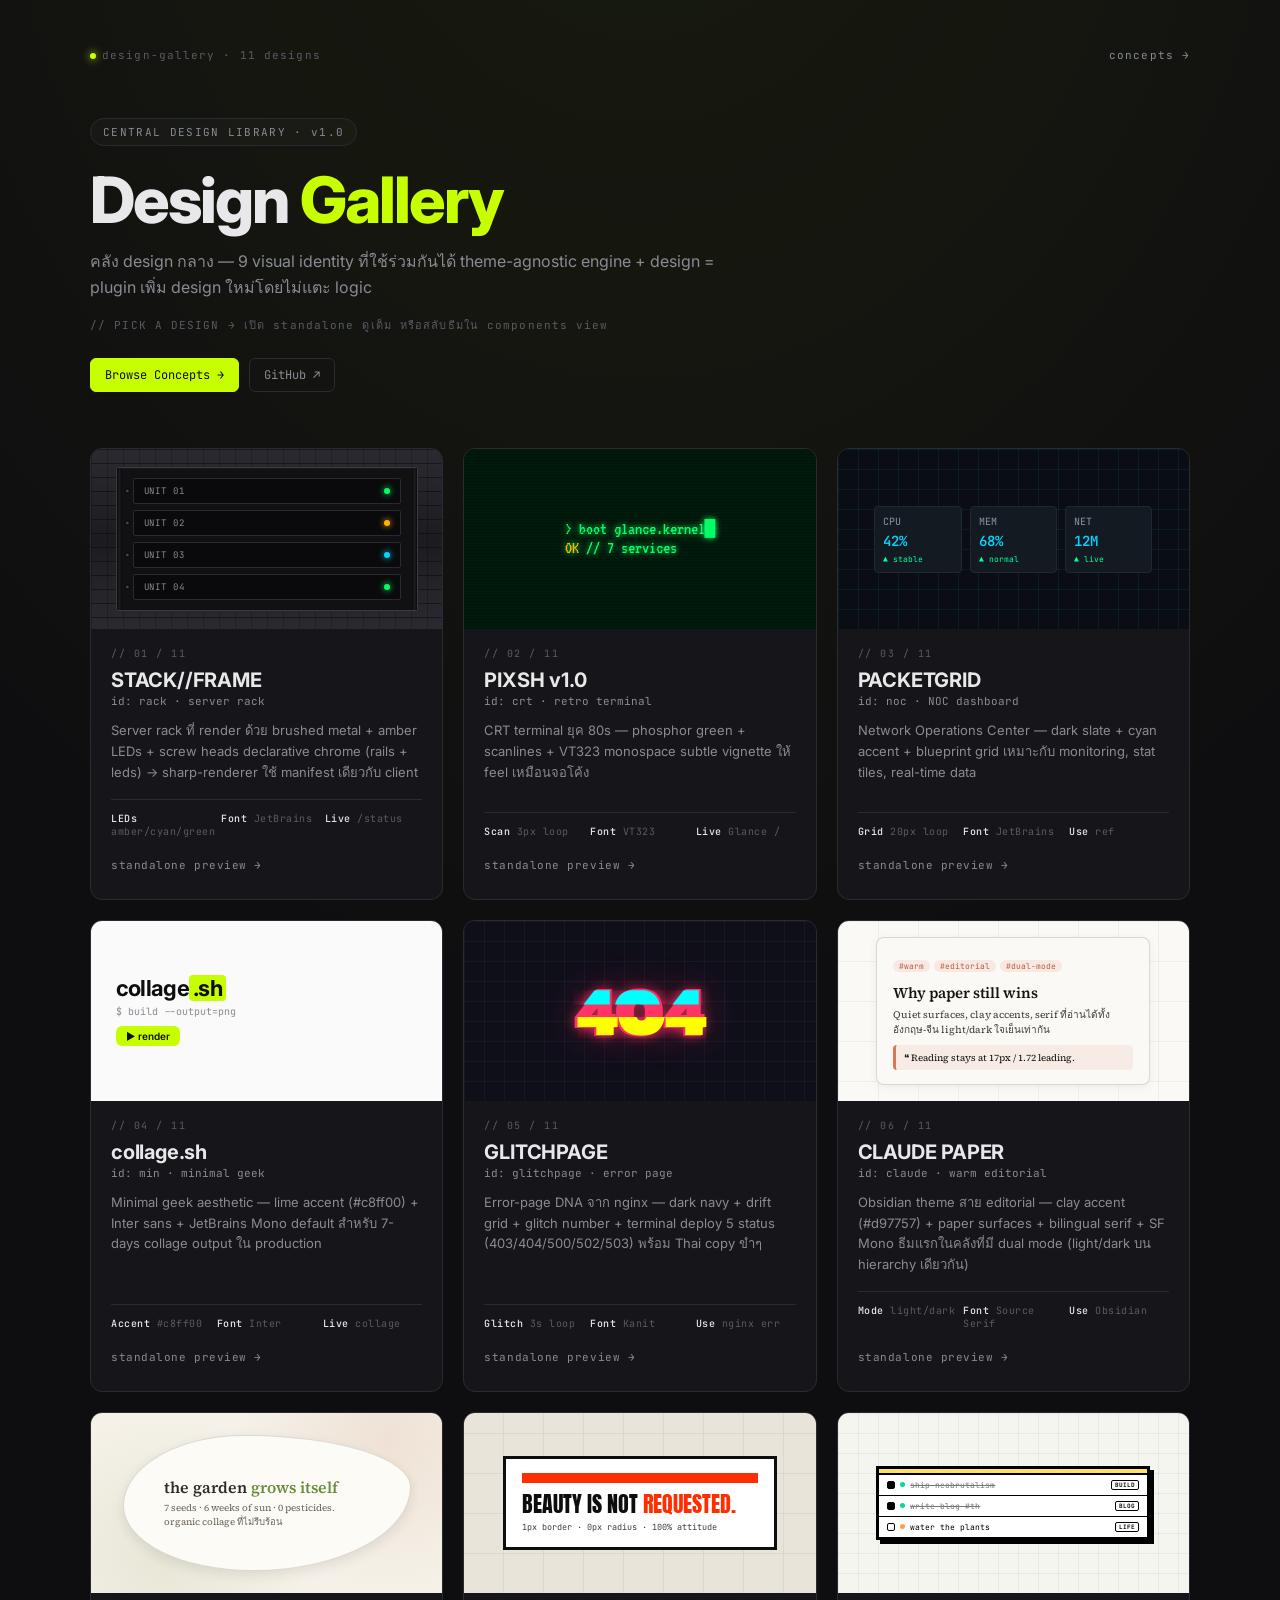
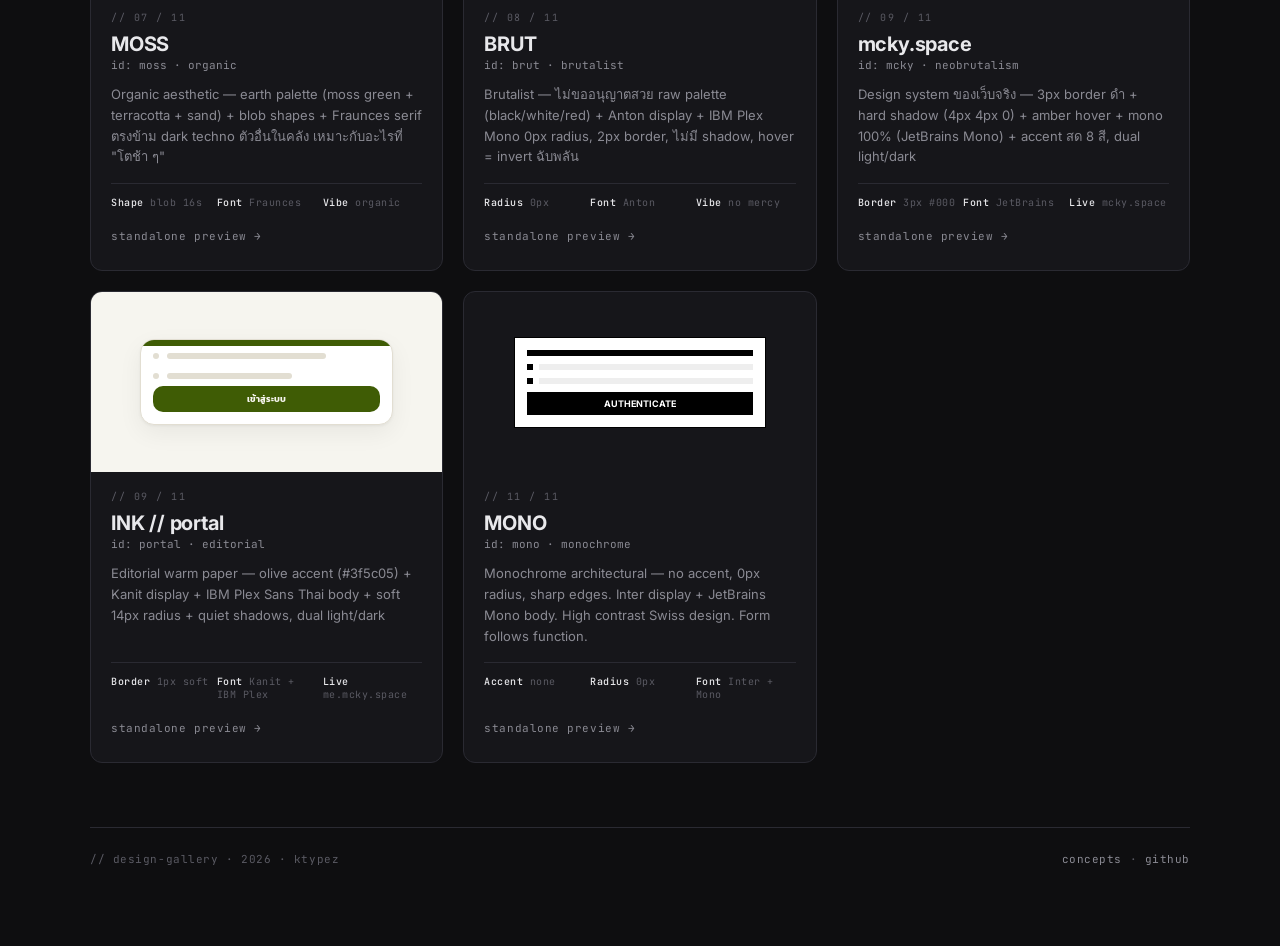
<file: index.html>
<!DOCTYPE html>
<html lang="th" data-theme="min">
<head>
  <meta charset="UTF-8">
  <meta name="viewport" content="width=device-width, initial-scale=1.0">
  <title>Design Gallery — 8 Visual Identities</title>
  <link rel="icon" type="image/svg+xml" href="/favicons/lab.svg">
  <link rel="preconnect" href="https://fonts.googleapis.com">
  <link rel="preconnect" href="https://fonts.gstatic.com" crossorigin>
  <link href="https://fonts.googleapis.com/css2?family=Inter:wght@300;400;500;600;700;800&family=JetBrains+Mono:wght@400;500;600;700&family=Kanit:wght@700;900&family=Sarabun:wght@400;700&family=VT323&family=Source+Serif+4:ital,opsz,wght@0,8..60,300;0,8..60,400;0,8..60,500;0,8..60,600;0,8..60,700;1,8..60,400&family=Fraunces:ital,opsz,wght@0,9..144,300;0,9..144,400;0,9..144,500;0,9..144,600;0,9..144,700;1,9..144,400&family=Anton&family=IBM+Plex+Mono:wght@400;500;600;700&display=swap" rel="stylesheet">
  <style>
    *, *::before, *::after { box-sizing: border-box; margin: 0; padding: 0; }

    :root {
      --page-bg: #0e0e10;
      --page-fg: #e8e8eb;
      --page-fg-muted: #8a8a93;
      --page-fg-dim: #5a5a63;
      --page-border: #2a2a32;
      --page-surface: #16161a;
      --page-accent: #c8ff00;
      --font-sans: 'Inter', -apple-system, system-ui, sans-serif;
      --font-mono: 'JetBrains Mono', ui-monospace, monospace;
    }

    html { background: var(--page-bg); }
    body {
      font-family: var(--font-sans);
      color: var(--page-fg);
      background:
        radial-gradient(ellipse 80% 50% at 50% -10%, rgba(200,255,0,0.06), transparent),
        var(--page-bg);
      min-height: 100vh;
      padding: 48px 20px 80px;
      -webkit-font-smoothing: antialiased;
    }

    .wrap { max-width: 1100px; margin: 0 auto; }

    /* ============== topbar ============== */
    .topbar {
      display: flex; justify-content: space-between; align-items: center;
      font-family: var(--font-mono); font-size: 11px;
      color: var(--page-fg-dim); letter-spacing: 0.1em;
      margin-bottom: 56px;
    }
    .topbar a { color: var(--page-fg-muted); text-decoration: none; }
    .topbar a:hover { color: var(--page-accent); }
    .topbar .dot { display: inline-block; width: 6px; height: 6px; border-radius: 50%; background: var(--page-accent); box-shadow: 0 0 8px var(--page-accent); margin-right: 6px; vertical-align: middle; }

    /* ============== hero ============== */
    .hero { text-align: left; margin-bottom: 56px; }
    .hero .badge {
      display: inline-block; font-family: var(--font-mono); font-size: 11px;
      color: var(--page-fg-muted); letter-spacing: 0.12em;
      padding: 6px 12px; border: 1px solid var(--page-border);
      border-radius: 999px; margin-bottom: 20px;
      background: rgba(255,255,255,0.02);
    }
    .hero h1 {
      font-size: clamp(40px, 6vw, 64px); font-weight: 800;
      letter-spacing: -0.03em; line-height: 1.05; margin-bottom: 16px;
    }
    .hero h1 .accent { color: var(--page-accent); }
    .hero p {
      color: var(--page-fg-muted); font-size: 16px; line-height: 1.6;
      max-width: 640px; margin-bottom: 16px;
    }
    .hero .meta {
      font-family: var(--font-mono); font-size: 11px;
      color: var(--page-fg-dim); letter-spacing: 0.1em;
    }
    .hero .links { margin-top: 24px; display: flex; gap: 10px; flex-wrap: wrap; }
    .hero .links a {
      font-family: var(--font-mono); font-size: 12px;
      padding: 8px 14px; border: 1px solid var(--page-border);
      border-radius: 6px; color: var(--page-fg-muted);
      text-decoration: none; transition: all 0.2s;
    }
    .hero .links a:hover { border-color: var(--page-accent); color: var(--page-fg); }
    .hero .links a.primary { background: var(--page-accent); color: #0e0e10; border-color: var(--page-accent); }
    .hero .links a.primary:hover { filter: brightness(1.07); }

    /* ============== grid ============== */
    .grid {
      display: grid; gap: 20px;
      grid-template-columns: repeat(auto-fit, minmax(320px, 1fr));
    }
    .card {
      border: 1px solid var(--page-border); border-radius: 12px;
      background: var(--page-surface);
      overflow: hidden; display: flex; flex-direction: column;
      transition: all 0.3s cubic-bezier(0.22,1,0.36,1);
    }
    .card:hover { transform: translateY(-2px); border-color: var(--page-fg-dim); }

    /* card preview — each shows a mini mockup of the theme */
    .preview {
      height: 180px; position: relative; overflow: hidden;
      display: flex; align-items: center; justify-content: center;
    }

    /* preview: RACK — brushed metal + LEDs */
    .card[data-id="rack"] .preview {
      background: linear-gradient(180deg, #2a2a30, #1c1c20, #2a2a30);
    }
    .card[data-id="rack"] .preview::before {
      content: ''; position: absolute; inset: 0;
      background-image:
        linear-gradient(rgba(0,0,0,0.4) 1px, transparent 1px),
        linear-gradient(90deg, rgba(0,0,0,0.2) 1px, transparent 1px);
      background-size: 100% 14px, 16px 100%;
    }
    .rack-mock {
      position: relative; z-index: 1;
      width: 86%; height: 80%;
      border: 1px solid #3a3a42; border-radius: 2px;
      background: #111114;
      display: flex; flex-direction: column; gap: 6px;
      padding: 10px 16px;
      box-shadow: inset 0 1px 0 rgba(255,255,255,0.04);
    }
    /* rails + screws 2 ข้าง */
    .rack-mock::before, .rack-mock::after {
      content: ''; position: absolute; top: 0; bottom: 0; width: 5px;
      background-image:
        linear-gradient(90deg, #0a0a0c, #1c1c20, #0a0a0c),
        radial-gradient(circle, #5a5a63 1px, transparent 1.6px);
      background-size: 100% 100%, 100% 14px;
      background-position: 0 0, 0 5px;
    }
    .rack-mock::before { left: 0; }
    .rack-mock::after { right: 0; }
    .rack-unit {
      flex: 1; background: #0a0a0c;
      border: 1px solid #2a2a32; border-radius: 2px;
      display: flex; align-items: center; justify-content: space-between;
      padding: 0 10px; font-family: 'JetBrains Mono', monospace;
      font-size: 9px; color: #8a8a93; letter-spacing: 0.1em;
      position: relative;
    }
    /* screw หัวหน่วย */
    .rack-unit::before {
      content: ''; position: absolute; left: -8px; top: 50%; transform: translateY(-50%);
      width: 3px; height: 3px; border-radius: 50%;
      background: radial-gradient(circle at 30% 30%, #5a5a63, #1a1a20);
      box-shadow: 0 0 0 1px #0a0a0c;
    }
    .rack-unit::after {
      content: ''; width: 6px; height: 6px; border-radius: 50%;
      background: #00ff66; box-shadow: 0 0 6px #00ff66;
    }
    .rack-unit:nth-child(2)::after { background: #ffb000; box-shadow: 0 0 6px #ffb000; }
    .rack-unit:nth-child(3)::after { background: #00d4ff; box-shadow: 0 0 6px #00d4ff; }

    /* preview: CRT — phosphor green + scanlines */
    .card[data-id="crt"] .preview {
      background: #001a0c;
    }
    .card[data-id="crt"] .preview::after {
      content: ''; position: absolute; inset: 0;
      background: repeating-linear-gradient(0deg,
        rgba(0,0,0,0.25) 0px, rgba(0,0,0,0.25) 1px, transparent 1px, transparent 3px);
      mix-blend-mode: multiply; pointer-events: none;
    }
    .crt-mock {
      position: relative; z-index: 1;
      font-family: 'VT323', monospace;
      color: #00ff66; text-shadow: 0 0 6px #00ff66;
      text-align: left; line-height: 1.1;
      font-size: 18px; padding: 0 14px;
    }
    .crt-mock .blink { animation: crt-blink 1s infinite; }
    @keyframes crt-blink { 0%, 100% { opacity: 1; } 50% { opacity: 0; } }

    /* preview: NOC — cyan + grid */
    .card[data-id="noc"] .preview {
      background: #0a0e14;
    }
    .card[data-id="noc"] .preview::before {
      content: ''; position: absolute; inset: 0;
      background-image:
        linear-gradient(rgba(0,212,255,0.08) 1px, transparent 1px),
        linear-gradient(90deg, rgba(0,212,255,0.08) 1px, transparent 1px);
      background-size: 20px 20px;
    }
    .noc-mock {
      position: relative; z-index: 1;
      display: flex; gap: 8px; padding: 12px;
      font-family: 'JetBrains Mono', monospace; font-size: 10px;
      width: 86%;
    }
    .noc-tile {
      flex: 1; background: #141a22; border: 1px solid #1f2733;
      border-radius: 4px; padding: 8px; color: #8b95a7;
      display: flex; flex-direction: column; gap: 4px;
    }
    .noc-tile .val { color: #00d4ff; font-size: 14px; font-weight: 600; }
    .noc-tile .up { color: #00ff9c; font-size: 8px; }

    /* preview: MIN — minimal with lime */
    .card[data-id="min"] .preview {
      background: #fafafa;
    }
    .min-mock {
      position: relative; z-index: 1;
      font-family: 'Inter', sans-serif;
      text-align: left; width: 86%;
      color: #0e0e10;
    }
    .min-mock .title {
      font-size: 22px; font-weight: 700; letter-spacing: -0.03em;
      margin-bottom: 4px;
    }
    .min-mock .title .ext { background: #c8ff00; color: #0e0e10; padding: 0 4px; border-radius: 4px; }
    .min-mock .cmd { font-family: 'JetBrains Mono', monospace; font-size: 10px; color: #8a8a93; }
    .min-mock .btn { display: inline-block; background: #c8ff00; color: #0e0e10; padding: 4px 10px; border-radius: 6px; font-size: 10px; font-weight: 600; margin-top: 8px; }

    /* preview: GLITCHPAGE — glitch 404 */
    .card[data-id="glitchpage"] .preview {
      background: #0f0f1a;
    }
    .card[data-id="glitchpage"] .preview::before {
      content: ''; position: absolute; inset: 0;
      background-image:
        linear-gradient(rgba(255,255,255,0.04) 1px, transparent 1px),
        linear-gradient(90deg, rgba(255,255,255,0.04) 1px, transparent 1px);
      background-size: 20px 20px;
    }
    .gp-mock {
      position: relative; z-index: 1;
      font-family: 'Kanit', sans-serif; font-weight: 900;
      font-size: 72px; line-height: 1;
      color: #ff3366;
      text-shadow: 0 0 12px rgba(255,51,102,0.6), 0 0 40px rgba(255,51,102,0.3);
    }
    .gp-mock::before, .gp-mock::after {
      content: '404'; position: absolute; top: 0; left: 0;
    }
    .gp-mock::before { color: #00ffff; clip-path: inset(20% 0 60% 0); transform: translate(-2px, 1px); }
    .gp-mock::after  { color: #ffff00; clip-path: inset(60% 0 10% 0); transform: translate(2px, -1px); }

    /* preview: CLAUDE PAPER — warm editorial + clay */
    .card[data-id="claude"] .preview {
      background: #faf9f5;
    }
    .card[data-id="claude"] .preview::after {
      content: ''; position: absolute; inset: 0;
      background-image:
        linear-gradient(rgba(20,20,19,0.05) 1px, transparent 1px),
        linear-gradient(90deg, rgba(20,20,19,0.05) 1px, transparent 1px);
      background-size: 40px 40px;
    }
    .cp-mock {
      position: relative; z-index: 1;
      width: 78%; text-align: left;
      background: #faf9f5;
      border: 1px solid rgba(20,20,19,0.14);
      border-radius: 8px;
      padding: 14px 16px;
      box-shadow: 0 2px 8px rgba(20,20,19,0.06);
      font-family: 'Source Serif 4', Georgia, serif;
    }
    .cp-mock .tags { margin-bottom: 8px; }
    .cp-mock .tag {
      font-family: 'JetBrains Mono', monospace; font-size: 8px;
      color: #b85c3f; background: rgba(217,119,87,0.12);
      padding: 1px 6px; border-radius: 999px; margin-right: 4px;
    }
    .cp-mock .t { font-size: 15px; font-weight: 600; color: #141413; margin-bottom: 4px; }
    .cp-mock .s { font-size: 10px; line-height: 1.5; color: #3d3d3a; margin-bottom: 8px; }
    .cp-mock .call {
      border-left: 3px solid #d97757; border-radius: 4px;
      background: rgba(217,119,87,0.1); padding: 6px 8px;
      font-size: 9.5px; color: #141413;
    }

    /* preview: MOSS — organic earth + blob */
    .card[data-id="moss"] .preview {
      background: #f5f1e8;
    }
    .card[data-id="moss"] .preview::after {
      content: ''; position: absolute; inset: 0;
      background-image:
        radial-gradient(circle at 20% 80%, rgba(106,140,63,0.1) 0, transparent 45%),
        radial-gradient(circle at 85% 15%, rgba(196,113,74,0.12) 0, transparent 45%);
    }
    .ms-mock {
      position: relative; z-index: 1;
      width: 82%; height: 76%;
      background: #fdfbf5;
      border: 1px solid rgba(46,42,36,0.16);
      border-radius: 42% 58% 55% 45% / 52% 38% 62% 48%;
      box-shadow: 0 4px 12px rgba(46,42,36,0.1);
      display: flex; align-items: center; justify-content: center;
      animation: ms-drift 14s ease-in-out infinite;
    }
    @keyframes ms-drift {
      0%, 100% { border-radius: 42% 58% 55% 45% / 52% 38% 62% 48%; }
      33%      { border-radius: 58% 42% 38% 62% / 45% 61% 39% 55%; }
      66%      { border-radius: 38% 62% 58% 42% / 58% 42% 58% 42%; }
    }
    .ms-mock .inner { text-align: left; width: 72%; }
    .ms-mock .t { font-family: 'Source Serif 4', Georgia, serif; font-size: 16px; font-weight: 600; color: #2e2a24; margin-bottom: 3px; }
    .ms-mock .s { font-family: 'Source Serif 4', Georgia, serif; font-size: 9.5px; line-height: 1.5; color: #6b645a; }
    .ms-mock .gr { color: #6a8c3f; }

    /* preview: BRUT — raw brutalist */
    .card[data-id="brut"] .preview {
      background: #e8e4da;
    }
    .card[data-id="brut"] .preview::before {
      content: ''; position: absolute; inset: 0;
      background-image:
        repeating-linear-gradient(90deg, transparent 0 39px, rgba(13,13,13,0.06) 39px 40px),
        repeating-linear-gradient(0deg, transparent 0 39px, rgba(13,13,13,0.06) 39px 40px);
    }
    .br-mock {
      position: relative; z-index: 1;
      width: 78%;
      background: #ffffff;
      border: 3px solid #0d0d0d;
      padding: 14px 16px;
      text-align: left;
    }
    .br-mock .bar { height: 10px; background: #ff2e00; margin-bottom: 10px; }
    .br-mock .t {
      font-family: 'Anton', Impact, sans-serif;
      font-size: 22px; line-height: 1; text-transform: uppercase;
      color: #0d0d0d; margin-bottom: 6px;
    }
    .br-mock .t .ac { color: #ff2e00; }
    .br-mock .s { font-family: 'JetBrains Mono', monospace; font-size: 8.5px; color: #3d3d3a; }

    /* preview: mcky.space — neobrutalism todo app */
    .card[data-id="mcky"] .preview {
      background: #f5f5f0;
    }
    .card[data-id="mcky"] .preview::before {
      content: ''; position: absolute; inset: 0;
      background-image:
        linear-gradient(rgba(0,0,0,0.05) 1px, transparent 1px),
        linear-gradient(90deg, rgba(0,0,0,0.05) 1px, transparent 1px);
      background-size: 20px 20px, 20px 20px;
    }
    .mk-mock {
      position: relative; z-index: 1;
      width: 78%;
      background: #ffffff;
      border: 3px solid #000000;
      box-shadow: 4px 4px 0 #000000;
      font-family: 'JetBrains Mono', monospace;
      text-align: left;
    }
    .mk-mock .bar { height: 6px; background: #ffe066; border-bottom: 2px solid #000000; }
    .mk-mock .row {
      display: flex; align-items: center; gap: 5px;
      padding: 5px 8px;
      border-bottom: 1.5px solid #000000;
      font-size: 8px; color: #000000;
    }
    .mk-mock .row:last-child { border-bottom: none; }
    .mk-mock .chk {
      width: 8px; height: 8px; flex-shrink: 0;
      border: 1.5px solid #000000; border-radius: 2px;
    }
    .mk-mock .row.done .chk { background: #000000; }
    .mk-mock .row.done .txt { color: #777777; text-decoration: line-through; }
    .mk-mock .prio { width: 5px; height: 5px; border-radius: 50%; flex-shrink: 0; background: #06d6a0; }
    .mk-mock .prio.med { background: #ff9f43; }
    .mk-mock .prio.low { background: #4361ee; }
    .mk-mock .txt { flex: 1; }
    .mk-mock .tag {
      font-size: 6px; font-weight: 700; color: #000000;
      border: 1px solid #000000; border-radius: 2px;
      padding: 0 3px; text-transform: uppercase;
    }

    .card[data-id="portal"] .preview {
      background: #f6f5ef;
    }
    .pt-mock {
      position: relative; z-index: 1;
      width: 72%;
      margin: 0 auto;
      background: #ffffff;
      border: 1px solid #e2ded2;
      border-radius: 14px;
      box-shadow: 0 1px 3px rgba(23,23,15,0.05), 0 8px 24px rgba(23,23,15,0.06);
      font-family: 'IBM Plex Sans Thai', system-ui, sans-serif;
      text-align: left;
      overflow: hidden;
    }
    .pt-mock .pt-bar {
      height: 6px;
      background: #3f5c05;
    }
    .pt-mock .pt-row {
      display: flex; align-items: center; gap: 8px;
      padding: 7px 12px;
      font-size: 8px; color: #17170f;
    }
    .pt-mock .pt-dot {
      width: 6px; height: 6px; border-radius: 50%; flex-shrink: 0;
      background: #e2ded2;
    }
    .pt-mock .pt-line {
      height: 6px; border-radius: 3px;
      background: #e2ded2;
    }
    .pt-mock .pt-btn-mock {
      margin: 0 12px 12px;
      padding: 6px;
      background: #3f5c05;
      color: #f6f5ef;
      border-radius: 10px;
      font-size: 9px;
      font-weight: 700;
      text-align: center;
      font-family: 'Kanit', 'IBM Plex Sans Thai', system-ui, sans-serif;
    }

    /* ============== card body ============== */
    .card-body { padding: 18px 20px 20px; flex: 1; display: flex; flex-direction: column; }
    .card-num {
      font-family: var(--font-mono); font-size: 10px;
      color: var(--page-fg-dim); letter-spacing: 0.15em; margin-bottom: 8px;
    }
    .card-name {
      font-size: 20px; font-weight: 700; letter-spacing: -0.01em;
      margin-bottom: 2px; color: var(--page-fg);
    }
    .card-id {
      font-family: var(--font-mono); font-size: 11px;
      color: var(--page-fg-muted); margin-bottom: 12px;
    }
    .card-desc {
      color: var(--page-fg-muted); font-size: 13px; line-height: 1.6;
      margin-bottom: 16px; flex: 1;
    }
    .card-specs {
      display: grid; grid-template-columns: repeat(3, 1fr); gap: 6px;
      font-family: var(--font-mono); font-size: 10px;
      color: var(--page-fg-dim); letter-spacing: 0.05em;
      padding-top: 12px; border-top: 1px solid var(--page-border);
      margin-bottom: 14px;
    }
    .card-specs span { display: block; }
    .card-specs b { color: var(--page-fg); font-weight: 500; }
    .card-cta {
      display: inline-flex; align-items: center; gap: 4px;
      font-family: var(--font-mono); font-size: 11px;
      color: var(--page-fg-muted); text-decoration: none;
      letter-spacing: 0.05em; padding: 6px 0;
      border-bottom: 1px solid transparent; align-self: flex-start;
      transition: all 0.2s;
    }
    .card-cta:hover { color: var(--page-accent); border-bottom-color: var(--page-accent); }

    /* ============== footer ============== */
    .foot {
      margin-top: 64px; padding-top: 24px;
      border-top: 1px solid var(--page-border);
      display: flex; justify-content: space-between; flex-wrap: wrap; gap: 12px;
      font-family: var(--font-mono); font-size: 11px;
      color: var(--page-fg-dim); letter-spacing: 0.05em;
    }
    .foot a { color: var(--page-fg-muted); text-decoration: none; }
    .foot a:hover { color: var(--page-accent); }

    @media (max-width: 640px) {
      body { padding: 32px 16px 60px; }
      .topbar { margin-bottom: 36px; }
      .hero { margin-bottom: 36px; }
    }
  </style>
</head>
<body>
  <div class="wrap">

    <!-- topbar -->
    <div class="topbar">
      <span><span class="dot"></span>design-gallery · 11 designs</span>
      <span>
        <a href="concepts/rack.html">concepts →</a>
      </span>
    </div>

    <!-- hero -->
    <header class="hero">
      <div class="badge">CENTRAL DESIGN LIBRARY · v1.0</div>
      <h1>Design <span class="accent">Gallery</span></h1>
      <p>
        คลัง design กลาง — 9 visual identity ที่ใช้ร่วมกันได้
        theme-agnostic engine + design = plugin เพิ่ม design ใหม่โดยไม่แตะ logic
      </p>
      <div class="meta">// PICK A DESIGN → เปิด standalone ดูเต็ม หรือสลับธีมใน components view</div>
      <div class="links">
        <a class="primary" href="concepts/rack.html">Browse Concepts →</a>
        <a href="https://github.com/ktypez/design-gallery" target="_blank" rel="noopener">GitHub ↗</a>
      </div>
    </header>

    <!-- design cards -->
    <main class="grid">

      <article class="card" data-id="rack">
        <div class="preview">
          <div class="rack-mock">
            <div class="rack-unit">UNIT 01</div>
            <div class="rack-unit">UNIT 02</div>
            <div class="rack-unit">UNIT 03</div>
            <div class="rack-unit">UNIT 04</div>
          </div>
        </div>
        <div class="card-body">
          <div class="card-num">// 01 / 11</div>
          <div class="card-name">STACK//FRAME</div>
          <div class="card-id">id: rack · server rack</div>
          <p class="card-desc">
            Server rack ที่ render ด้วย brushed metal + amber LEDs + screw heads
            declarative chrome (rails + leds) → sharp-renderer ใช้ manifest เดียวกับ client
          </p>
          <div class="card-specs">
            <span><b>LEDs</b> amber/cyan/green</span>
            <span><b>Font</b> JetBrains</span>
            <span><b>Live</b> /status</span>
          </div>
          <a class="card-cta" href="concepts/rack.html">standalone preview →</a>
        </div>
      </article>

      <article class="card" data-id="crt">
        <div class="preview">
          <div class="crt-mock">
            &gt; boot glance.kernel<span class="blink">█</span><br>
            <span style="color:#ffb000">OK</span> // 7 services
          </div>
        </div>
        <div class="card-body">
          <div class="card-num">// 02 / 11</div>
          <div class="card-name">PIXSH v1.0</div>
          <div class="card-id">id: crt · retro terminal</div>
          <p class="card-desc">
            CRT terminal ยุค 80s — phosphor green + scanlines + VT323 monospace
            subtle vignette ให้ feel เหมือนจอโค้ง
          </p>
          <div class="card-specs">
            <span><b>Scan</b> 3px loop</span>
            <span><b>Font</b> VT323</span>
            <span><b>Live</b> Glance /</span>
          </div>
          <a class="card-cta" href="concepts/crt.html">standalone preview →</a>
        </div>
      </article>

      <article class="card" data-id="noc">
        <div class="preview">
          <div class="noc-mock">
            <div class="noc-tile"><span>CPU</span><span class="val">42%</span><span class="up">▲ stable</span></div>
            <div class="noc-tile"><span>MEM</span><span class="val">68%</span><span class="up">▲ normal</span></div>
            <div class="noc-tile"><span>NET</span><span class="val">12M</span><span class="up">▲ live</span></div>
          </div>
        </div>
        <div class="card-body">
          <div class="card-num">// 03 / 11</div>
          <div class="card-name">PACKETGRID</div>
          <div class="card-id">id: noc · NOC dashboard</div>
          <p class="card-desc">
            Network Operations Center — dark slate + cyan accent + blueprint grid
            เหมาะกับ monitoring, stat tiles, real-time data
          </p>
          <div class="card-specs">
            <span><b>Grid</b> 20px loop</span>
            <span><b>Font</b> JetBrains</span>
            <span><b>Use</b> ref</span>
          </div>
          <a class="card-cta" href="concepts/noc.html">standalone preview →</a>
        </div>
      </article>

      <article class="card" data-id="min">
        <div class="preview">
          <div class="min-mock">
            <div class="title">collage<span class="ext">.sh</span></div>
            <div class="cmd">$ build --output=png</div>
            <div class="btn">▶ render</div>
          </div>
        </div>
        <div class="card-body">
          <div class="card-num">// 04 / 11</div>
          <div class="card-name">collage.sh</div>
          <div class="card-id">id: min · minimal geek</div>
          <p class="card-desc">
            Minimal geek aesthetic — lime accent (#c8ff00) + Inter sans + JetBrains Mono
            default สำหรับ 7-days collage output ใน production
          </p>
          <div class="card-specs">
            <span><b>Accent</b> #c8ff00</span>
            <span><b>Font</b> Inter</span>
            <span><b>Live</b> collage</span>
          </div>
          <a class="card-cta" href="concepts/min.html">standalone preview →</a>
        </div>
      </article>

      <article class="card" data-id="glitchpage">
        <div class="preview">
          <div class="gp-mock">404</div>
        </div>
        <div class="card-body">
          <div class="card-num">// 05 / 11</div>
          <div class="card-name">GLITCHPAGE</div>
          <div class="card-id">id: glitchpage · error page</div>
          <p class="card-desc">
            Error-page DNA จาก nginx — dark navy + drift grid + glitch number + terminal
            deploy 5 status (403/404/500/502/503) พร้อม Thai copy ขำๆ
          </p>
          <div class="card-specs">
            <span><b>Glitch</b> 3s loop</span>
            <span><b>Font</b> Kanit</span>
            <span><b>Use</b> nginx err</span>
          </div>
          <a class="card-cta" href="concepts/glitchpage.html">standalone preview →</a>
        </div>
      </article>

      <article class="card" data-id="claude">
        <div class="preview">
          <div class="cp-mock">
            <div class="tags"><span class="tag">#warm</span><span class="tag">#editorial</span><span class="tag">#dual-mode</span></div>
            <div class="t">Why paper still wins</div>
            <div class="s">Quiet surfaces, clay accents, serif ที่อ่านได้ทั้งอังกฤษ-จีน light/dark ใจเย็นเท่ากัน</div>
            <div class="call">❝ Reading stays at 17px / 1.72 leading.</div>
          </div>
        </div>
        <div class="card-body">
          <div class="card-num">// 06 / 11</div>
          <div class="card-name">CLAUDE PAPER</div>
          <div class="card-id">id: claude · warm editorial</div>
          <p class="card-desc">
            Obsidian theme สาย editorial — clay accent (#d97757) + paper surfaces + bilingual serif + SF Mono
            ธีมแรกในคลังที่มี dual mode (light/dark บน hierarchy เดียวกัน)
          </p>
          <div class="card-specs">
            <span><b>Mode</b> light/dark</span>
            <span><b>Font</b> Source Serif</span>
            <span><b>Use</b> Obsidian</span>
          </div>
          <a class="card-cta" href="concepts/claude.html">standalone preview →</a>
        </div>
      </article>

      <article class="card" data-id="moss">
        <div class="preview">
          <div class="ms-mock">
            <div class="inner">
              <div class="t">the garden <span class="gr">grows itself</span></div>
              <div class="s">7 seeds · 6 weeks of sun · 0 pesticides. organic collage ที่ไม่รีบร้อน</div>
            </div>
          </div>
        </div>
        <div class="card-body">
          <div class="card-num">// 07 / 11</div>
          <div class="card-name">MOSS</div>
          <div class="card-id">id: moss · organic</div>
          <p class="card-desc">
            Organic aesthetic — earth palette (moss green + terracotta + sand) + blob shapes + Fraunces serif
            ตรงข้าม dark techno ตัวอื่นในคลัง เหมาะกับอะไรที่ "โตช้า ๆ"
          </p>
          <div class="card-specs">
            <span><b>Shape</b> blob 16s</span>
            <span><b>Font</b> Fraunces</span>
            <span><b>Vibe</b> organic</span>
          </div>
          <a class="card-cta" href="concepts/moss.html">standalone preview →</a>
        </div>
      </article>

      <article class="card" data-id="brut">
        <div class="preview">
          <div class="br-mock">
            <div class="bar"></div>
            <div class="t">beauty is not <span class="ac">requested.</span></div>
            <div class="s">1px border · 0px radius · 100% attitude</div>
          </div>
        </div>
        <div class="card-body">
          <div class="card-num">// 08 / 11</div>
          <div class="card-name">BRUT</div>
          <div class="card-id">id: brut · brutalist</div>
          <p class="card-desc">
            Brutalist — ไม่ขออนุญาตสวย raw palette (black/white/red) + Anton display + IBM Plex Mono
            0px radius, 2px border, ไม่มี shadow, hover = invert ฉับพลัน
          </p>
          <div class="card-specs">
            <span><b>Radius</b> 0px</span>
            <span><b>Font</b> Anton</span>
            <span><b>Vibe</b> no mercy</span>
          </div>
          <a class="card-cta" href="concepts/brut.html">standalone preview →</a>
        </div>
      </article>

      <article class="card" data-id="mcky">
        <div class="preview">
          <div class="mk-mock">
            <div class="bar"></div>
            <div class="row done"><span class="chk"></span><span class="prio"></span><span class="txt">ship neobrutalism</span><span class="tag">build</span></div>
            <div class="row done"><span class="chk"></span><span class="prio"></span><span class="txt">write blog #th</span><span class="tag">blog</span></div>
            <div class="row"><span class="chk"></span><span class="prio med"></span><span class="txt">water the plants</span><span class="tag">life</span></div>
          </div>
        </div>
        <div class="card-body">
          <div class="card-num">// 09 / 11</div>
          <div class="card-name">mcky.space</div>
          <div class="card-id">id: mcky · neobrutalism</div>
          <p class="card-desc">
            Design system ของเว็บจริง — 3px border ดำ + hard shadow (4px 4px 0) + amber hover
            + mono 100% (JetBrains Mono) + accent สด 8 สี, dual light/dark
          </p>
          <div class="card-specs">
            <span><b>Border</b> 3px #000</span>
            <span><b>Font</b> JetBrains</span>
            <span><b>Live</b> mcky.space</span>
          </div>
          <a class="card-cta" href="concepts/mcky.html">standalone preview →</a>
        </div>
      </article>

      <article class="card" data-id="portal">
        <div class="preview">
          <div class="pt-mock">
            <div class="pt-bar"></div>
            <div class="pt-row"><span class="pt-dot"></span><span class="pt-line" style="width:70%"></span></div>
            <div class="pt-row"><span class="pt-dot"></span><span class="pt-line" style="width:55%"></span></div>
            <div class="pt-btn-mock">เข้าสู่ระบบ</div>
          </div>
        </div>
        <div class="card-body">
          <div class="card-num">// 09 / 11</div>
          <div class="card-name">INK // portal</div>
          <div class="card-id">id: portal · editorial</div>
          <p class="card-desc">
            Editorial warm paper — olive accent (#3f5c05) + Kanit display +
            IBM Plex Sans Thai body + soft 14px radius + quiet shadows, dual light/dark
          </p>
          <div class="card-specs">
            <span><b>Border</b> 1px soft</span>
            <span><b>Font</b> Kanit + IBM Plex</span>
            <span><b>Live</b> me.mcky.space</span>
          </div>
          <a class="card-cta" href="concepts/portal.html">standalone preview →</a>
        </div>
      </article>

          <article class="card" data-id="mono">
        <div class="preview">
          <div class="mn-mock" style="width:72%;margin:0 auto;background:#fff;border:1px solid #000;padding:12px;font-family:Inter,sans-serif">
            <div style="height:6px;background:#000;margin-bottom:8px"></div>
            <div style="display:flex;gap:6px;margin-bottom:8px"><div style="width:6px;height:6px;background:#000"></div><div style="height:6px;background:#eee;flex:1"></div></div>
            <div style="display:flex;gap:6px;margin-bottom:8px"><div style="width:6px;height:6px;background:#000"></div><div style="height:6px;background:#eee;flex:1"></div></div>
            <div style="padding:6px;background:#000;color:#fff;text-align:center;font-size:9px;font-weight:700">AUTHENTICATE</div>
          </div>
        </div>
        <div class="card-body">
          <div class="card-num">// 11 / 11</div>
          <div class="card-name">MONO</div>
          <div class="card-id">id: mono · monochrome</div>
          <p class="card-desc">
            Monochrome architectural — no accent, 0px radius, sharp edges. Inter display +
            JetBrains Mono body. High contrast Swiss design. Form follows function.
          </p>
          <div class="card-specs">
            <span><b>Accent</b> none</span>
            <span><b>Radius</b> 0px</span>
            <span><b>Font</b> Inter + Mono</span>
          </div>
          <a class="card-cta" href="concepts/mono.html">standalone preview →</a>
        </div>
      </article>
    </main>

    <!-- footer -->
    <footer class="foot">
      <span>// design-gallery · 2026 · ktypez</span>
      <span>
        <a href="concepts/rack.html">concepts</a> ·
        <a href="https://github.com/ktypez/design-gallery" target="_blank" rel="noopener">github</a>
      </span>
    </footer>

  </div>
</body>
</html>
</file>
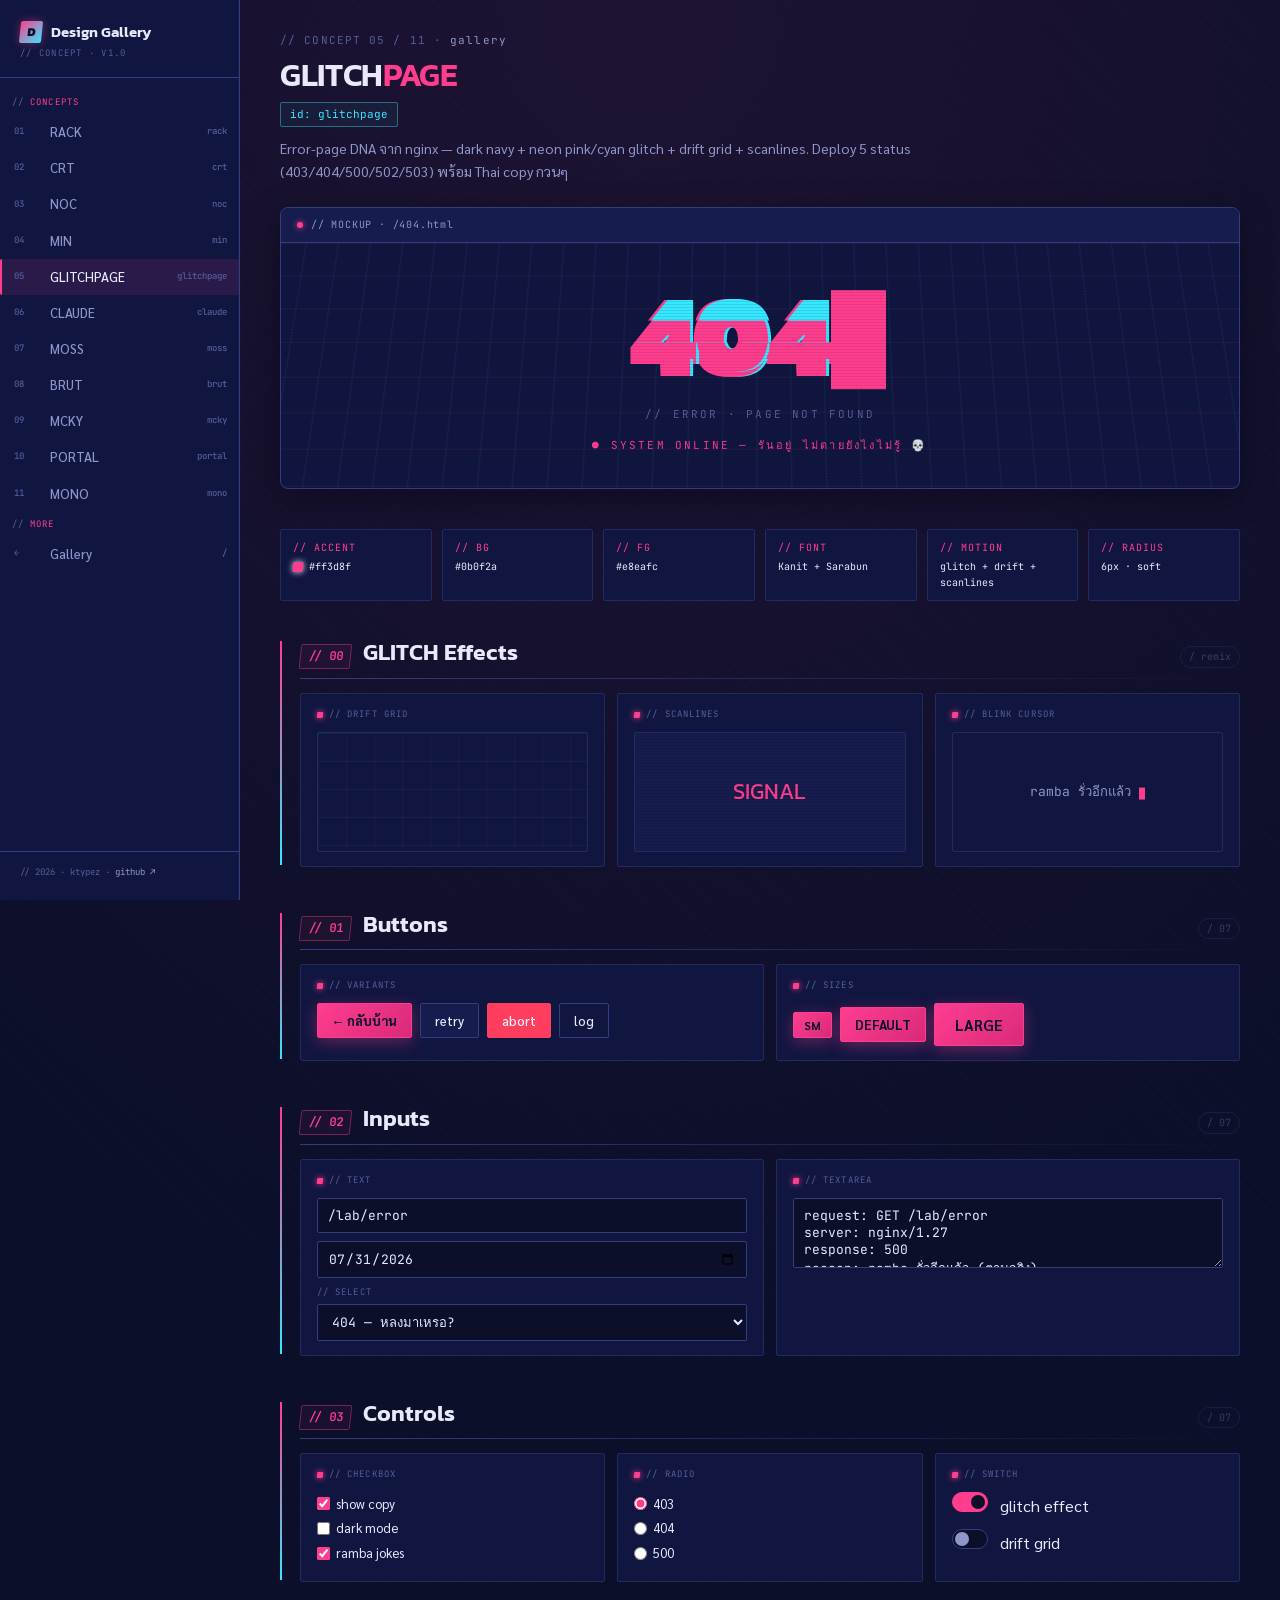
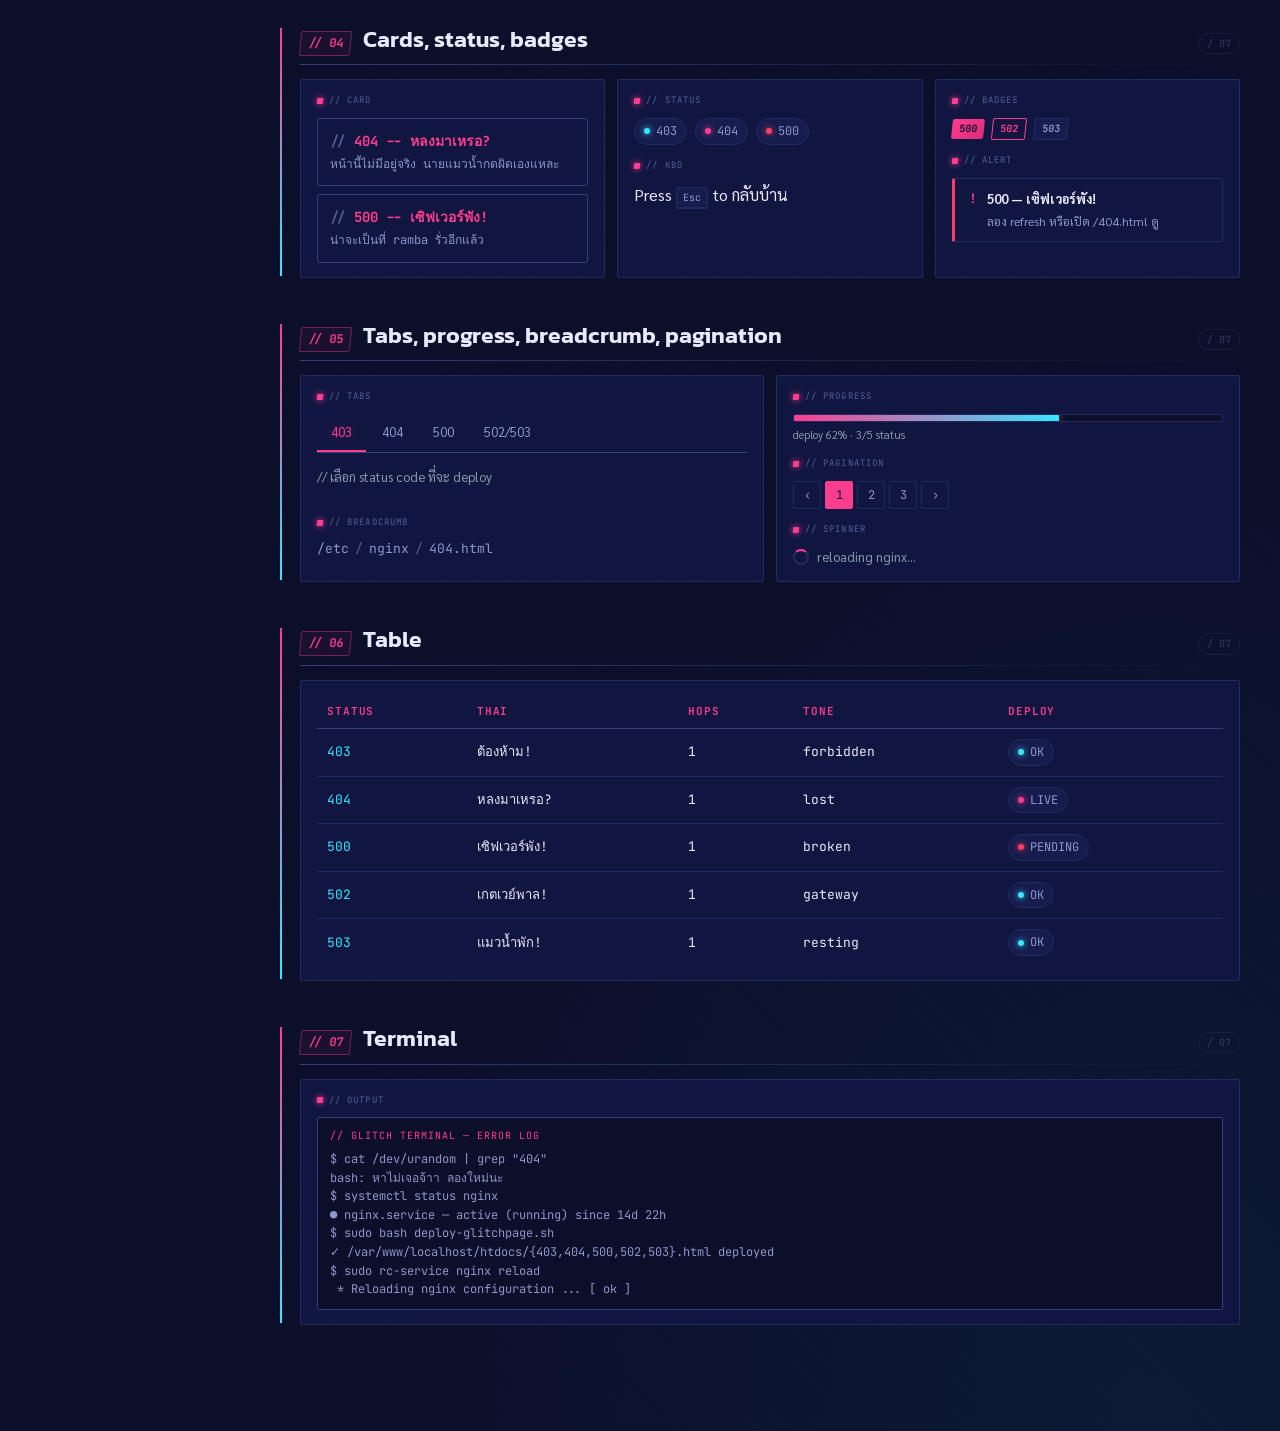
<file: concepts/glitchpage.html>
<!DOCTYPE html>
<html lang="th" data-theme="glitchpage">
<head>
  <meta charset="UTF-8">
  <meta name="viewport" content="width=device-width, initial-scale=1.0">
  <title>GLITCHPAGE — Components</title>
  <link rel="icon" type="image/svg+xml" href="/favicons/lab.svg">
  <link rel="preconnect" href="https://fonts.googleapis.com">
  <link rel="preconnect" href="https://fonts.gstatic.com" crossorigin>
  <link href="https://fonts.googleapis.com/css2?family=Inter:wght@300;400;500;600;700;800&family=JetBrains+Mono:wght@400;500;600;700&family=Kanit:wght@700;900&family=Sarabun:wght@400;700&display=swap" rel="stylesheet">
  <link rel="stylesheet" href="glitchpage.css">
</head>
<body>
  <button class="mob-toggle" id="mobToggle" aria-label="Toggle sidebar">
    <svg viewBox="0 0 24 24" fill="none" stroke="currentColor" stroke-width="2" stroke-linecap="round">
      <line x1="3" y1="6" x2="21" y2="6"/><line x1="3" y1="12" x2="21" y2="12"/><line x1="3" y1="18" x2="21" y2="18"/>
    </svg>
  </button>
  <div class="mob-backdrop" id="mobBackdrop"></div>

  <div class="layout">
    <aside class="sb">
      <div class="sb-brand">
        <div class="mark"><span class="lg">D</span>Design Gallery</div>
        <div class="sub">// CONCEPT · v1.0</div>
      </div>
      <div class="sb-section">
        <div class="sb-label">CONCEPTS</div>
        <a class="sb-item" href="rack.html"><span class="num">01</span><span class="dot" style="background:#ffb000"></span><span class="name">RACK</span><span class="id">rack</span></a>
        <a class="sb-item" href="crt.html"><span class="num">02</span><span class="dot" style="background:#00ff66"></span><span class="name">CRT</span><span class="id">crt</span></a>
        <a class="sb-item" href="noc.html"><span class="num">03</span><span class="dot" style="background:#00d4ff"></span><span class="name">NOC</span><span class="id">noc</span></a>
        <a class="sb-item" href="min.html"><span class="num">04</span><span class="dot" style="background:#c8ff00"></span><span class="name">MIN</span><span class="id">min</span></a>
        <a class="sb-item active" href="glitchpage.html"><span class="num">05</span><span class="dot" style="background:#ff3366"></span><span class="name">GLITCHPAGE</span><span class="id">glitchpage</span></a>
        <a class="sb-item" href="claude.html"><span class="num">06</span><span class="dot" style="background:#d97757"></span><span class="name">CLAUDE</span><span class="id">claude</span></a>
        <a class="sb-item" href="moss.html"><span class="num">07</span><span class="dot" style="background:#6a8c3f"></span><span class="name">MOSS</span><span class="id">moss</span></a>
        <a class="sb-item" href="brut.html"><span class="num">08</span><span class="dot" style="background:#ff2e00"></span><span class="name">BRUT</span><span class="id">brut</span></a>
        <a class="sb-item" href="mcky.html"><span class="num">09</span><span class="dot" style="background:#ffe066"></span><span class="name">MCKY</span><span class="id">mcky</span></a>
        <a class="sb-item" href="portal.html"><span class="num">10</span><span class="dot" style="background:#3f5c05"></span><span class="name">PORTAL</span><span class="id">portal</span></a>
        <a class="sb-item" href="mono.html"><span class="num">11</span><span class="dot" style="background:#000"></span><span class="name">MONO</span><span class="id">mono</span></a>
      <div class="sb-label">MORE</div>
        <a class="sb-item" href="../index.html"><span class="num">←</span><span class="dot" style="background:#888"></span><span class="name">Gallery</span><span class="id">/</span></a>
      </div>
      <div class="sb-foot">// 2026 · ktypez · <a href="https://github.com/ktypez/design-gallery" target="_blank" rel="noopener">github ↗</a></div>
    </aside>

    <main class="main">
      <div class="crumb">// CONCEPT 05 / 11 · <a href="../index.html">gallery</a></div>
      <div class="head">
        <h1>GLITCH<span style="color:#ff3d8f">PAGE</span></h1>
        <span class="id-pill">id: glitchpage</span>
        <p>Error-page DNA จาก nginx — dark navy + neon pink/cyan glitch + drift grid + scanlines. Deploy 5 status (403/404/500/502/503) พร้อม Thai copy กวนๆ</p>
      </div>

      <div class="hero">
        <div class="hero-head">// MOCKUP · /404.html</div>
        <div class="hero-body">
          <div class="gp-stage">
            <div class="gp-mock">404<span class="gp-cursor"></span></div>
            <div class="gp-label">// ERROR · page not found</div>
            <div class="gp-label" style="color:var(--accent)">● SYSTEM ONLINE — รันอยู่ ไม่ตายยังไงไม่รู้ 💀</div>
          </div>
        </div>
      </div>

      <div class="tokens">
        <div class="tok"><span class="lbl">// ACCENT</span><span class="val"><span class="sw" style="background:#ff3d8f"></span>#ff3d8f</span></div>
        <div class="tok"><span class="lbl">// BG</span><span class="val">#0b0f2a</span></div>
        <div class="tok"><span class="lbl">// FG</span><span class="val">#e8eafc</span></div>
        <div class="tok"><span class="lbl">// FONT</span><span class="val">Kanit + Sarabun</span></div>
        <div class="tok"><span class="lbl">// MOTION</span><span class="val">glitch + drift + scanlines</span></div>
        <div class="tok"><span class="lbl">// RADIUS</span><span class="val">6px · soft</span></div>
      </div>

      <div class="sec">
        <div class="sec-h"><span class="num">// 00</span><h2>GLITCH Effects</h2><span class="of">/ remix</span></div>
        <div class="grid-3">
          <div class="c">
            <div class="lbl">// DRIFT GRID</div>
            <div style="position:relative;height:120px;border:1px solid var(--border);border-radius:2px;overflow:hidden">
              <div class="gp-grid"></div>
            </div>
          </div>
          <div class="c">
            <div class="lbl">// SCANLINES</div>
            <div style="position:relative;height:120px;border:1px solid var(--border);border-radius:2px;overflow:hidden;background:var(--surface-2)">
              <div class="gp-scanlines"></div>
              <div style="position:absolute;inset:0;display:grid;place-items:center;font-family:var(--font-display);font-size:22px;color:var(--accent)">SIGNAL</div>
            </div>
          </div>
          <div class="c">
            <div class="lbl">// BLINK CURSOR</div>
            <div style="height:120px;border:1px solid var(--border);border-radius:2px;display:flex;align-items:center;justify-content:center;gap:8px;font-family:var(--font-mono);color:var(--fg-muted);font-size:13px">
              ramba รั่วอีกแล้ว <span class="gp-cursor"></span>
            </div>
          </div>
        </div>
      </div>

      <div class="sec">
        <div class="sec-h"><span class="num">// 01</span><h2>Buttons</h2><span class="of">/ 07</span></div>
        <div class="grid-2">
          <div class="c"><div class="lbl">// VARIANTS</div><div class="c-row">
            <button class="x-btn primary">← กลับบ้าน</button>
            <button class="x-btn">retry</button>
            <button class="x-btn danger">abort</button>
            <button class="x-btn ghost">log</button>
          </div></div>
          <div class="c"><div class="lbl">// SIZES</div><div class="c-row">
            <button class="x-btn primary sm">SM</button>
            <button class="x-btn primary">DEFAULT</button>
            <button class="x-btn primary lg">LARGE</button>
          </div></div>
        </div>
      </div>

      <div class="sec">
        <div class="sec-h"><span class="num">// 02</span><h2>Inputs</h2><span class="of">/ 07</span></div>
        <div class="grid-2">
          <div class="c"><div class="lbl">// TEXT</div>
            <input class="x-input" placeholder="หา route อื่น..." value="/lab/error">
            <input class="x-input" type="date" value="2026-07-31" style="margin-top:8px">
            <div style="margin-top:8px"><label class="lbl" style="display:block;margin-bottom:4px">// SELECT</label>
              <select class="x-select"><option>404 — หลงมาเหรอ?</option><option>500 — เซิฟเวอร์พัง!</option><option>503 — แมวน้ำพัก!</option></select>
            </div>
          </div>
          <div class="c"><div class="lbl">// TEXTAREA</div>
            <textarea class="x-textarea" placeholder="หาไม่เจอ...">request: GET /lab/error
server: nginx/1.27
response: 500
reason: ramba รั่วอีกแล้ว (ตามจริง)</textarea>
          </div>
        </div>
      </div>

      <div class="sec">
        <div class="sec-h"><span class="num">// 03</span><h2>Controls</h2><span class="of">/ 07</span></div>
        <div class="grid-3">
          <div class="c"><div class="lbl">// CHECKBOX</div>
            <label class="x-check"><input type="checkbox" checked> show copy</label><br>
            <label class="x-check"><input type="checkbox"> dark mode</label><br>
            <label class="x-check"><input type="checkbox" checked> ramba jokes</label>
          </div>
          <div class="c"><div class="lbl">// RADIO</div>
            <label class="x-radio"><input type="radio" name="r" checked> 403</label><br>
            <label class="x-radio"><input type="radio" name="r"> 404</label><br>
            <label class="x-radio"><input type="radio" name="r"> 500</label>
          </div>
          <div class="c"><div class="lbl">// SWITCH</div>
            <label class="x-switch"><input type="checkbox" checked><span class="sl"></span></label>
            <span style="margin-left:8px">glitch effect</span>
            <div style="margin-top:10px">
              <label class="x-switch"><input type="checkbox"><span class="sl"></span></label>
              <span style="margin-left:8px">drift grid</span>
            </div>
          </div>
        </div>
      </div>

      <div class="sec">
        <div class="sec-h"><span class="num">// 04</span><h2>Cards, status, badges</h2><span class="of">/ 07</span></div>
        <div class="grid-3">
          <div class="c"><div class="lbl">// CARD</div>
            <div class="x-card"><div class="ct">404 -- หลงมาเหรอ?</div><div class="cm">หน้านี้ไม่มีอยู่จริง นายแมวน้ำกดผิดเองแหละ</div></div>
            <div class="x-card" style="margin-top:8px"><div class="ct">500 -- เซิฟเวอร์พัง!</div><div class="cm">น่าจะเป็นที่ ramba รั่วอีกแล้ว</div></div>
          </div>
          <div class="c"><div class="lbl">// STATUS</div>
            <div class="c-row">
              <span class="x-status">403</span>
              <span class="x-status warn">404</span>
              <span class="x-status bad">500</span>
            </div>
            <div class="lbl" style="margin-top:14px">// KBD</div>
            <div>Press <span class="x-kbd">Esc</span> to กลับบ้าน</div>
          </div>
          <div class="c"><div class="lbl">// BADGES</div>
            <div class="c-row">
              <span class="x-badge">500</span>
              <span class="x-badge outline">502</span>
              <span class="x-badge muted">503</span>
            </div>
            <div class="lbl" style="margin-top:14px">// ALERT</div>
            <div class="x-alert danger"><span class="icon">!</span><div class="txt"><strong>500 — เซิฟเวอร์พัง!</strong><span>ลอง refresh หรือเปิด /404.html ดู</span></div></div>
          </div>
        </div>
      </div>

      <div class="sec">
        <div class="sec-h"><span class="num">// 05</span><h2>Tabs, progress, breadcrumb, pagination</h2><span class="of">/ 07</span></div>
        <div class="grid-2">
          <div class="c"><div class="lbl">// TABS</div>
            <div class="x-tabs"><div class="t active">403</div><div class="t">404</div><div class="t">500</div><div class="t">502/503</div></div>
            <div style="padding:14px 0;font-size:13px;color:#8899aa;font-family:'Sarabun'">// เลือก status code ที่จะ deploy</div>
            <div class="lbl" style="margin-top:14px">// BREADCRUMB</div>
            <div class="x-crumb"><a href="#">/etc</a><span class="sep">/</span><a href="#">nginx</a><span class="sep">/</span><span>404.html</span></div>
          </div>
          <div class="c"><div class="lbl">// PROGRESS</div>
            <div class="x-progress"><div style="width:62%"></div></div>
            <div style="font-size:11px;color:#8899aa;margin-top:4px">deploy 62% · 3/5 status</div>
            <div class="lbl" style="margin-top:14px">// PAGINATION</div>
            <div class="x-page"><div class="p">‹</div><div class="p active">1</div><div class="p">2</div><div class="p">3</div><div class="p">›</div></div>
            <div class="lbl" style="margin-top:14px">// SPINNER</div>
            <div class="c-row"><div class="x-spinner"></div><span style="font-size:13px;color:#8899aa">reloading nginx...</span></div>
          </div>
        </div>
      </div>

      <div class="sec">
        <div class="sec-h"><span class="num">// 06</span><h2>Table</h2><span class="of">/ 07</span></div>
        <div class="c">
          <table class="x-table">
            <thead><tr><th>STATUS</th><th>THAI</th><th>HOPS</th><th>TONE</th><th>DEPLOY</th></tr></thead>
            <tbody>
              <tr><td class="mono">403</td><td>ต้องห้าม!</td><td>1</td><td>forbidden</td><td><span class="x-status">OK</span></td></tr>
              <tr><td class="mono">404</td><td>หลงมาเหรอ?</td><td>1</td><td>lost</td><td><span class="x-status warn">LIVE</span></td></tr>
              <tr><td class="mono">500</td><td>เซิฟเวอร์พัง!</td><td>1</td><td>broken</td><td><span class="x-status bad">PENDING</span></td></tr>
              <tr><td class="mono">502</td><td>เกตเวย์พาล!</td><td>1</td><td>gateway</td><td><span class="x-status">OK</span></td></tr>
              <tr><td class="mono">503</td><td>แมวน้ำพัก!</td><td>1</td><td>resting</td><td><span class="x-status">OK</span></td></tr>
            </tbody>
          </table>
        </div>
      </div>

      <div class="sec">
        <div class="sec-h"><span class="num">// 07</span><h2>Terminal</h2><span class="of">/ 07</span></div>
        <div class="c"><div class="lbl">// OUTPUT</div>
          <div class="x-term">$ cat /dev/urandom | grep "404"
bash: หาไม่เจอจ้าา ลองใหม่นะ
$ systemctl status nginx
● nginx.service — active (running) since 14d 22h
$ sudo bash deploy-glitchpage.sh
✓ /var/www/localhost/htdocs/{403,404,500,502,503}.html deployed
$ sudo rc-service nginx reload
 * Reloading nginx configuration ... [ ok ]</div>
        </div>
      </div>

    </main>
  </div>

  <script>
    const sidebar = document.querySelector('.sb');
    const toggle = document.getElementById('mobToggle');
    const backdrop = document.getElementById('mobBackdrop');
    const isMobile = () => window.matchMedia('(max-width: 900px)').matches;
    const open = () => { if (!isMobile()) return; sidebar.classList.add('open'); backdrop.classList.add('open'); };
    const close = () => { sidebar.classList.remove('open'); backdrop.classList.remove('open'); };
    toggle.addEventListener('click', () => sidebar.classList.contains('open') ? close() : open());
    backdrop.addEventListener('click', close);
    document.querySelectorAll('.sb-item').forEach(i => i.addEventListener('click', close));
    window.addEventListener('resize', () => { if (!isMobile()) close(); });
  </script>
</body>
</html>
</file>
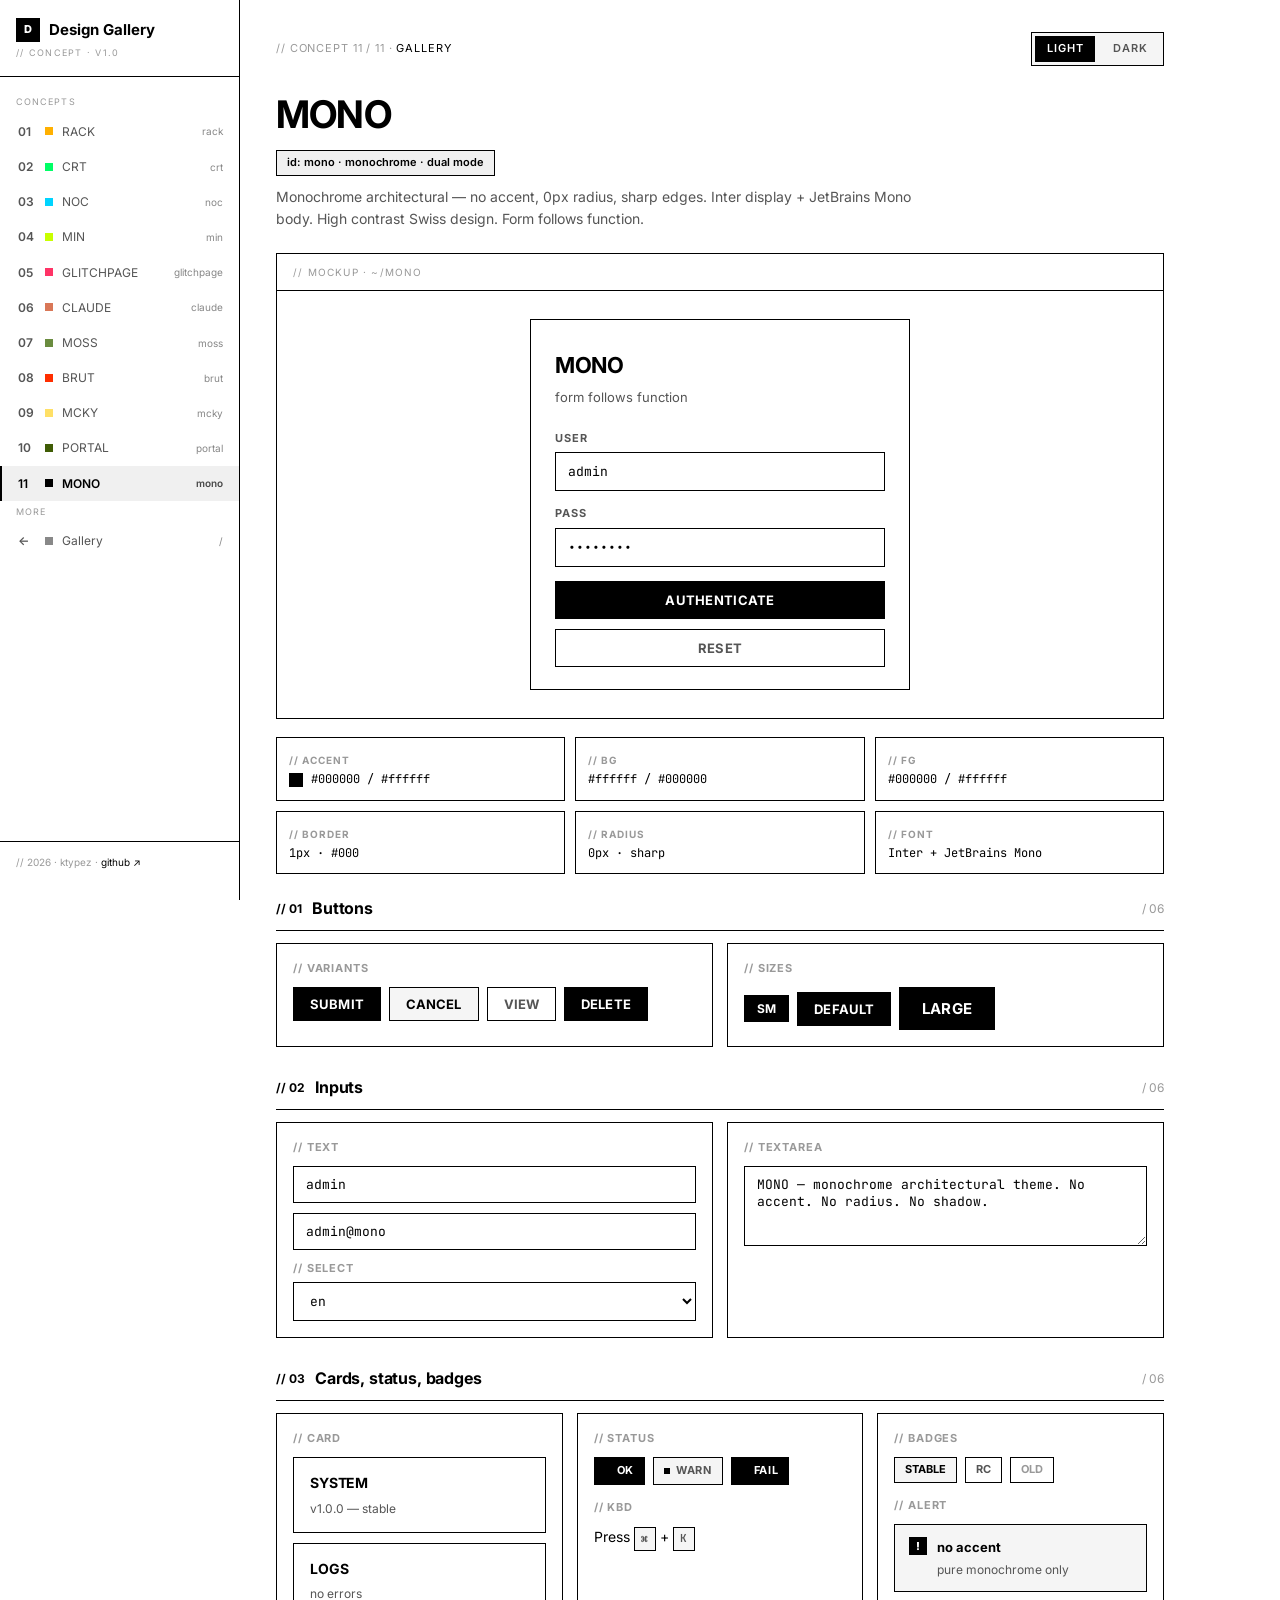
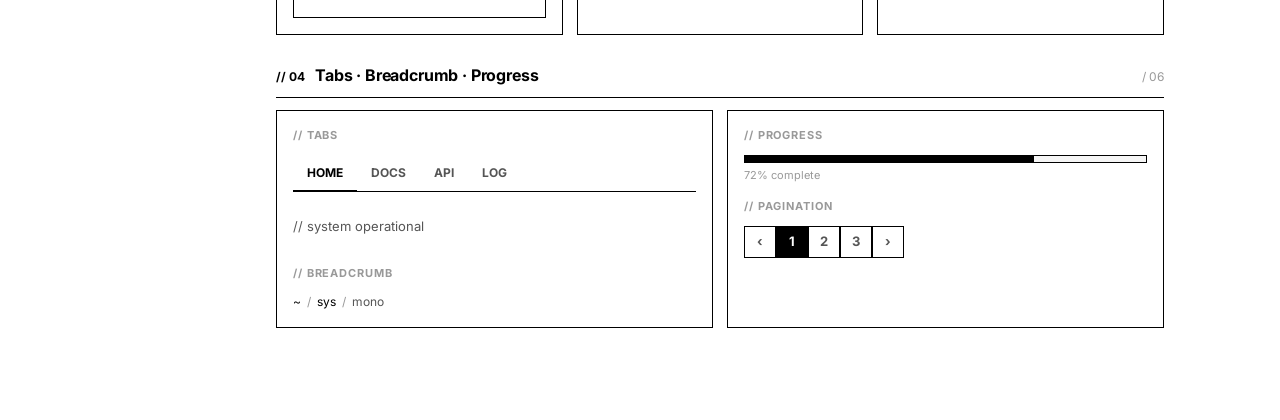
<file: concepts/mono.html>
<!DOCTYPE html>
<html lang="th" data-theme="mono" data-mode="light">
<head>
  <meta charset="UTF-8">
  <meta name="viewport" content="width=device-width, initial-scale=1.0">
  <title>MONO — Components</title>
  <link rel="icon" type="image/svg+xml" href="/favicons/lab.svg">
  <link rel="preconnect" href="https://fonts.googleapis.com">
  <link rel="preconnect" href="https://fonts.gstatic.com" crossorigin>
  <link href="https://fonts.googleapis.com/css2?family=Inter:wght@400;500;600;700;800&family=JetBrains+Mono:wght@400;500;600;700&display=swap" rel="stylesheet">
  <link rel="stylesheet" href="mono.css">
</head>
<body>
  <button class="mob-toggle" id="mobToggle" aria-label="Toggle sidebar">
    <svg viewBox="0 0 24 24" fill="none" stroke="currentColor" stroke-width="2" stroke-linecap="round">
      <line x1="3" y1="6" x2="21" y2="6"/><line x1="3" y1="12" x2="21" y2="12"/><line x1="3" y1="18" x2="21" y2="18"/>
    </svg>
  </button>
  <div class="mob-backdrop" id="mobBackdrop"></div>

  <div class="layout">
    <aside class="sb">
      <div class="sb-brand">
        <div class="mark"><span class="lg">D</span>Design Gallery</div>
        <div class="sub">// CONCEPT · v1.0</div>
      </div>
      <div class="sb-section">
        <div class="sb-label">CONCEPTS</div>
        <a class="sb-item" href="rack.html"><span class="num">01</span><span class="dot" style="background:#ffb000"></span><span class="name">RACK</span><span class="id">rack</span></a>
        <a class="sb-item" href="crt.html"><span class="num">02</span><span class="dot" style="background:#00ff66"></span><span class="name">CRT</span><span class="id">crt</span></a>
        <a class="sb-item" href="noc.html"><span class="num">03</span><span class="dot" style="background:#00d4ff"></span><span class="name">NOC</span><span class="id">noc</span></a>
        <a class="sb-item" href="min.html"><span class="num">04</span><span class="dot" style="background:#c8ff00"></span><span class="name">MIN</span><span class="id">min</span></a>
        <a class="sb-item" href="glitchpage.html"><span class="num">05</span><span class="dot" style="background:#ff3366"></span><span class="name">GLITCHPAGE</span><span class="id">glitchpage</span></a>
        <a class="sb-item" href="claude.html"><span class="num">06</span><span class="dot" style="background:#d97757"></span><span class="name">CLAUDE</span><span class="id">claude</span></a>
        <a class="sb-item" href="moss.html"><span class="num">07</span><span class="dot" style="background:#6a8c3f"></span><span class="name">MOSS</span><span class="id">moss</span></a>
        <a class="sb-item" href="brut.html"><span class="num">08</span><span class="dot" style="background:#ff2e00"></span><span class="name">BRUT</span><span class="id">brut</span></a>
        <a class="sb-item" href="mcky.html"><span class="num">09</span><span class="dot" style="background:#ffe066"></span><span class="name">MCKY</span><span class="id">mcky</span></a>
        <a class="sb-item" href="portal.html"><span class="num">10</span><span class="dot" style="background:#3f5c05"></span><span class="name">PORTAL</span><span class="id">portal</span></a>
        <a class="sb-item active" href="mono.html"><span class="num">11</span><span class="dot" style="background:#000"></span><span class="name">MONO</span><span class="id">mono</span></a>
      <div class="sb-label">MORE</div>
        <a class="sb-item" href="../index.html"><span class="num">←</span><span class="dot" style="background:#888"></span><span class="name">Gallery</span><span class="id">/</span></a>
      </div>
      <div class="sb-foot">// 2026 · ktypez · <a href="https://github.com/ktypez/design-gallery" target="_blank" rel="noopener">github ↗</a></div>
    </aside>

    <main class="main">
      <div class="crumb">
        <span>// CONCEPT 11 / 11 · <a href="../index.html">gallery</a></span>
        <div class="mode-toggle" id="modeToggle" role="group" aria-label="Color mode">
          <span class="opt on" data-mode="light">light</span>
          <span class="opt" data-mode="dark">dark</span>
        </div>
      </div>
      <div class="head">
        <h1>MONO</h1>
        <span class="id-pill">id: mono · monochrome · dual mode</span>
        <p>Monochrome architectural — no accent, 0px radius, sharp edges. Inter display + JetBrains Mono body. High contrast Swiss design. Form follows function.</p>
      </div>

      <div class="hero">
        <div class="hero-head">// MOCKUP · ~/mono</div>
        <div class="hero-body">
          <div class="mn-signin">
            <div class="mn-logo">MONO</div>
            <div class="mn-sub">form follows function</div>
            <div class="mn-field">
              <label>USER</label>
              <input type="text" placeholder="admin" value="admin">
            </div>
            <div class="mn-field">
              <label>PASS</label>
              <input type="password" placeholder="••••••••" value="password">
            </div>
            <button class="mn-btn">AUTHENTICATE</button>
            <button class="mn-btn ghost" style="margin-top:10px">RESET</button>
          </div>
        </div>
      </div>

      <div class="tokens">
        <div class="tok"><span class="lbl">// ACCENT</span><span class="val"><span class="sw" style="background:#000"></span>#000000 / #ffffff</span></div>
        <div class="tok"><span class="lbl">// BG</span><span class="val">#ffffff / #000000</span></div>
        <div class="tok"><span class="lbl">// FG</span><span class="val">#000000 / #ffffff</span></div>
        <div class="tok"><span class="lbl">// BORDER</span><span class="val">1px · #000</span></div>
        <div class="tok"><span class="lbl">// RADIUS</span><span class="val">0px · sharp</span></div>
        <div class="tok"><span class="lbl">// FONT</span><span class="val">Inter + JetBrains Mono</span></div>
      </div>

      <div class="sec">
        <div class="sec-h"><span class="num">// 01</span><h2>Buttons</h2><span class="of">/ 06</span></div>
        <div class="grid-2">
          <div class="c"><div class="lbl">// VARIANTS</div><div class="c-row">
            <button class="x-btn primary">SUBMIT</button>
            <button class="x-btn secondary">CANCEL</button>
            <button class="x-btn ghost">VIEW</button>
            <button class="x-btn danger">DELETE</button>
          </div></div>
          <div class="c"><div class="lbl">// SIZES</div><div class="c-row">
            <button class="x-btn primary sm">SM</button>
            <button class="x-btn primary">DEFAULT</button>
            <button class="x-btn primary lg">LARGE</button>
          </div></div>
        </div>
      </div>

      <div class="sec">
        <div class="sec-h"><span class="num">// 02</span><h2>Inputs</h2><span class="of">/ 06</span></div>
        <div class="grid-2">
          <div class="c"><div class="lbl">// TEXT</div>
            <input class="x-input" placeholder="name" value="admin">
            <input class="x-input" type="email" placeholder="email" value="admin@mono" style="margin-top:10px">
            <div style="margin-top:10px"><label class="lbl" style="display:block;margin-bottom:4px">// SELECT</label>
              <select class="x-select"><option>en</option><option>th</option><option>ja</option></select>
            </div>
          </div>
          <div class="c"><div class="lbl">// TEXTAREA</div>
            <textarea class="x-textarea" placeholder="message...">MONO — monochrome architectural theme. No accent. No radius. No shadow.</textarea>
          </div>
        </div>
      </div>

      <div class="sec">
        <div class="sec-h"><span class="num">// 03</span><h2>Cards, status, badges</h2><span class="of">/ 06</span></div>
        <div class="grid-3">
          <div class="c"><div class="lbl">// CARD</div>
            <div class="x-card"><div class="ct">SYSTEM</div><div class="cm">v1.0.0 — stable</div></div>
            <div class="x-card" style="margin-top:10px"><div class="ct">LOGS</div><div class="cm">no errors</div></div>
          </div>
          <div class="c"><div class="lbl">// STATUS</div>
            <div class="c-row">
              <span class="x-status ok">OK</span>
              <span class="x-status warn">WARN</span>
              <span class="x-status bad">FAIL</span>
            </div>
            <div class="lbl" style="margin-top:14px">// KBD</div>
            <div>Press <span class="x-kbd">⌘</span> + <span class="x-kbd">K</span></div>
          </div>
          <div class="c"><div class="lbl">// BADGES</div>
            <div class="c-row">
              <span class="x-badge">STABLE</span>
              <span class="x-badge outline">RC</span>
              <span class="x-badge muted">OLD</span>
            </div>
            <div class="lbl" style="margin-top:14px">// ALERT</div>
            <div class="x-alert warn"><span class="icon">!</span><div class="txt"><strong>no accent</strong><span>pure monochrome only</span></div></div>
          </div>
        </div>
      </div>

      <div class="sec">
        <div class="sec-h"><span class="num">// 04</span><h2>Tabs · Breadcrumb · Progress</h2><span class="of">/ 06</span></div>
        <div class="grid-2">
          <div class="c"><div class="lbl">// TABS</div>
            <div class="x-tabs"><div class="t active">HOME</div><div class="t">DOCS</div><div class="t">API</div><div class="t">LOG</div></div>
            <div style="padding:14px 0;font-size:13px;color:var(--fg-muted)">// system operational</div>
            <div class="lbl" style="margin-top:14px">// BREADCRUMB</div>
            <div class="x-crumb"><a href="#">~</a><span class="sep">/</span><a href="#">sys</a><span class="sep">/</span><span>mono</span></div>
          </div>
          <div class="c"><div class="lbl">// PROGRESS</div>
            <div class="x-progress"><div style="width:72%"></div></div>
            <div style="font-size:11px;color:var(--fg-dim);margin-top:4px">72% complete</div>
            <div class="lbl" style="margin-top:14px">// PAGINATION</div>
            <div class="x-page"><div class="p">‹</div><div class="p active">1</div><div class="p">2</div><div class="p">3</div><div class="p">›</div></div>
          </div>
        </div>
      </div>

    </main>
  </div>

  <script>
    const sidebar = document.querySelector('.sb');
    const toggle = document.getElementById('mobToggle');
    const backdrop = document.getElementById('mobBackdrop');
    const isMobile = () => window.matchMedia('(max-width: 900px)').matches;
    const open = () => { if (!isMobile()) return; sidebar.classList.add('open'); backdrop.classList.add('open'); };
    const close = () => { sidebar.classList.remove('open'); backdrop.classList.remove('open'); };
    toggle.addEventListener('click', () => sidebar.classList.contains('open') ? close() : open());
    backdrop.addEventListener('click', close);
    document.querySelectorAll('.sb-item').forEach(i => i.addEventListener('click', close));
    window.addEventListener('resize', () => { if (!isMobile()) close(); });

    const root = document.documentElement;
    const opts = document.querySelectorAll('.mode-toggle .opt');
    const setMode = (m) => {
      root.dataset.mode = m;
      opts.forEach(o => o.classList.toggle('on', o.dataset.mode === m));
    };
    opts.forEach(o => o.addEventListener('click', () => setMode(o.dataset.mode)));
  </script>
</body>
</html>
</file>
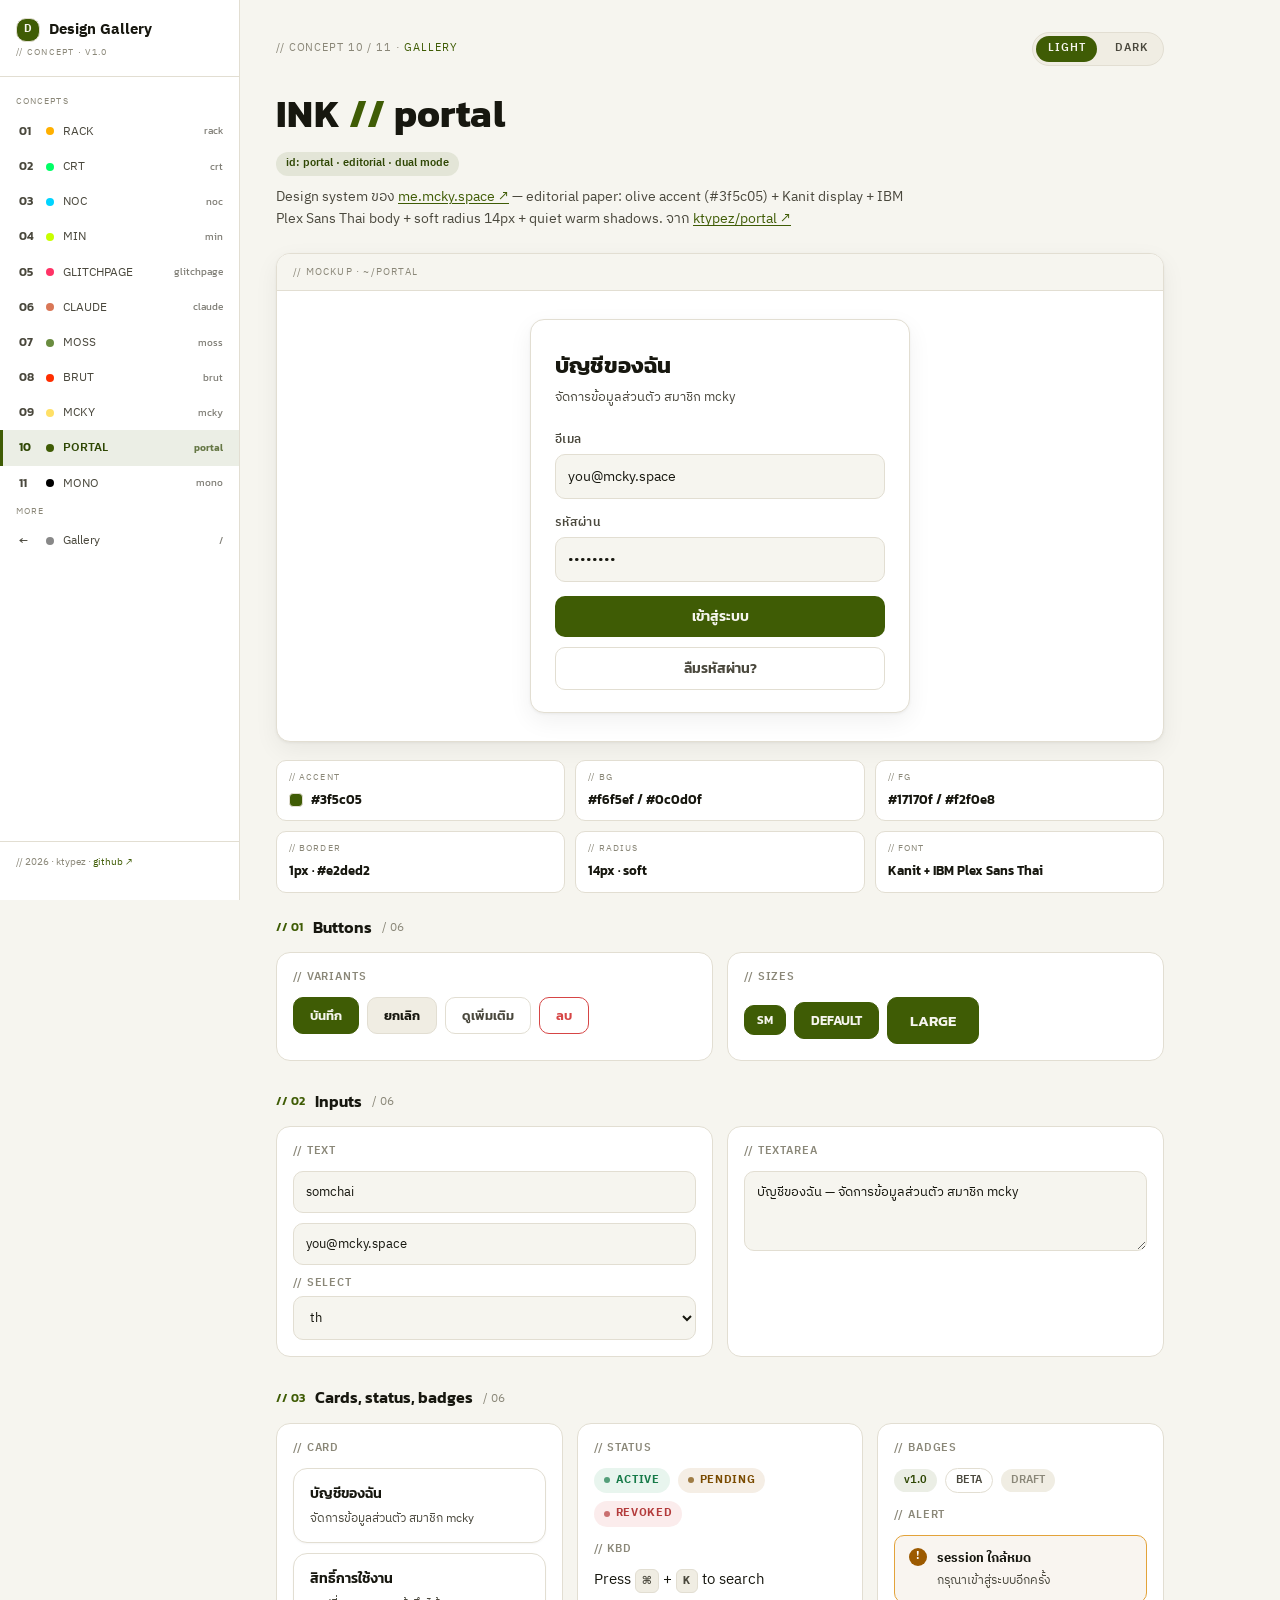
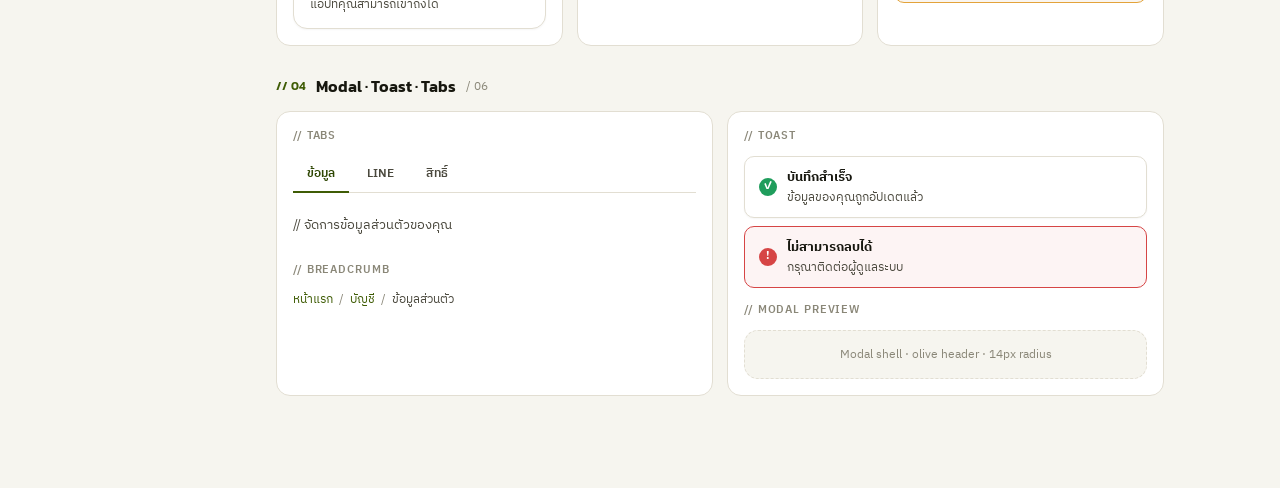
<file: concepts/portal.html>
<!DOCTYPE html>
<html lang="th" data-theme="portal" data-mode="light">
<head>
  <meta charset="UTF-8">
  <meta name="viewport" content="width=device-width, initial-scale=1.0">
  <title>INK // portal — Components</title>
  <link rel="icon" type="image/svg+xml" href="/favicons/lab.svg">
  <link rel="preconnect" href="https://fonts.googleapis.com">
  <link rel="preconnect" href="https://fonts.gstatic.com" crossorigin>
  <link href="https://fonts.googleapis.com/css2?family=IBM+Plex+Sans+Thai:wght@400;500;600;700&family=Kanit:wght@400;500;600;700;800&display=swap" rel="stylesheet">
  <link rel="stylesheet" href="portal.css">
</head>
<body>
  <button class="mob-toggle" id="mobToggle" aria-label="Toggle sidebar">
    <svg viewBox="0 0 24 24" fill="none" stroke="currentColor" stroke-width="2" stroke-linecap="round">
      <line x1="3" y1="6" x2="21" y2="6"/><line x1="3" y1="12" x2="21" y2="12"/><line x1="3" y1="18" x2="21" y2="18"/>
    </svg>
  </button>
  <div class="mob-backdrop" id="mobBackdrop"></div>

  <div class="layout">
    <aside class="sb">
      <div class="sb-brand">
        <div class="mark"><span class="lg">D</span>Design Gallery</div>
        <div class="sub">// CONCEPT · v1.0</div>
      </div>
      <div class="sb-section">
        <div class="sb-label">CONCEPTS</div>
        <a class="sb-item" href="rack.html"><span class="num">01</span><span class="dot" style="background:#ffb000"></span><span class="name">RACK</span><span class="id">rack</span></a>
        <a class="sb-item" href="crt.html"><span class="num">02</span><span class="dot" style="background:#00ff66"></span><span class="name">CRT</span><span class="id">crt</span></a>
        <a class="sb-item" href="noc.html"><span class="num">03</span><span class="dot" style="background:#00d4ff"></span><span class="name">NOC</span><span class="id">noc</span></a>
        <a class="sb-item" href="min.html"><span class="num">04</span><span class="dot" style="background:#c8ff00"></span><span class="name">MIN</span><span class="id">min</span></a>
        <a class="sb-item" href="glitchpage.html"><span class="num">05</span><span class="dot" style="background:#ff3366"></span><span class="name">GLITCHPAGE</span><span class="id">glitchpage</span></a>
        <a class="sb-item" href="claude.html"><span class="num">06</span><span class="dot" style="background:#d97757"></span><span class="name">CLAUDE</span><span class="id">claude</span></a>
        <a class="sb-item" href="moss.html"><span class="num">07</span><span class="dot" style="background:#6a8c3f"></span><span class="name">MOSS</span><span class="id">moss</span></a>
        <a class="sb-item" href="brut.html"><span class="num">08</span><span class="dot" style="background:#ff2e00"></span><span class="name">BRUT</span><span class="id">brut</span></a>
        <a class="sb-item" href="mcky.html"><span class="num">09</span><span class="dot" style="background:#ffe066"></span><span class="name">MCKY</span><span class="id">mcky</span></a>
        <a class="sb-item active" href="portal.html"><span class="num">10</span><span class="dot" style="background:#3f5c05"></span><span class="name">PORTAL</span><span class="id">portal</span></a>
        <a class="sb-item" href="mono.html"><span class="num">11</span><span class="dot" style="background:#000"></span><span class="name">MONO</span><span class="id">mono</span></a>
      <div class="sb-label">MORE</div>
        <a class="sb-item" href="../index.html"><span class="num">←</span><span class="dot" style="background:#888"></span><span class="name">Gallery</span><span class="id">/</span></a>
      </div>
      <div class="sb-foot">// 2026 · ktypez · <a href="https://github.com/ktypez/design-gallery" target="_blank" rel="noopener">github ↗</a></div>
    </aside>

    <main class="main">
      <div class="crumb">
        <span>// CONCEPT 10 / 11 · <a href="../index.html">gallery</a></span>
        <div class="mode-toggle" id="modeToggle" role="group" aria-label="Color mode">
          <span class="opt on" data-mode="light">light</span>
          <span class="opt" data-mode="dark">dark</span>
        </div>
      </div>
      <div class="head">
        <h1>INK <span class="ext">//</span> portal</h1>
        <span class="id-pill">id: portal · editorial · dual mode</span>
        <p>Design system ของ <a href="https://me.mcky.space" target="_blank" rel="noopener">me.mcky.space ↗</a> — editorial paper: olive accent (#3f5c05) + Kanit display + IBM Plex Sans Thai body + soft radius 14px + quiet warm shadows. จาก <a href="https://github.com/ktypez/portal" target="_blank" rel="noopener">ktypez/portal ↗</a></p>
      </div>

      <div class="hero">
        <div class="hero-head">// MOCKUP · ~/portal</div>
        <div class="hero-body">
          <div class="pt-signin">
            <div class="pt-logo">บัญชีของฉัน</div>
            <div class="pt-sub">จัดการข้อมูลส่วนตัว สมาชิก mcky</div>
            <div class="pt-field">
              <label>อีเมล</label>
              <input type="email" placeholder="you@mcky.space" value="you@mcky.space">
            </div>
            <div class="pt-field">
              <label>รหัสผ่าน</label>
              <input type="password" placeholder="••••••••" value="password">
            </div>
            <button class="pt-btn">เข้าสู่ระบบ</button>
            <button class="pt-btn ghost" style="margin-top:10px">ลืมรหัสผ่าน?</button>
          </div>
        </div>
      </div>

      <div class="tokens">
        <div class="tok"><span class="lbl">// ACCENT</span><span class="val"><span class="sw" style="background:#3f5c05"></span>#3f5c05</span></div>
        <div class="tok"><span class="lbl">// BG</span><span class="val">#f6f5ef / #0c0d0f</span></div>
        <div class="tok"><span class="lbl">// FG</span><span class="val">#17170f / #f2f0e8</span></div>
        <div class="tok"><span class="lbl">// BORDER</span><span class="val">1px · #e2ded2</span></div>
        <div class="tok"><span class="lbl">// RADIUS</span><span class="val">14px · soft</span></div>
        <div class="tok"><span class="lbl">// FONT</span><span class="val">Kanit + IBM Plex Sans Thai</span></div>
      </div>

      <div class="sec">
        <div class="sec-h"><span class="num">// 01</span><h2>Buttons</h2><span class="of">/ 06</span></div>
        <div class="grid-2">
          <div class="c"><div class="lbl">// VARIANTS</div><div class="c-row">
            <button class="x-btn primary">บันทึก</button>
            <button class="x-btn secondary">ยกเลิก</button>
            <button class="x-btn ghost">ดูเพิ่มเติม</button>
            <button class="x-btn danger">ลบ</button>
          </div></div>
          <div class="c"><div class="lbl">// SIZES</div><div class="c-row">
            <button class="x-btn primary sm">SM</button>
            <button class="x-btn primary">DEFAULT</button>
            <button class="x-btn primary lg">LARGE</button>
          </div></div>
        </div>
      </div>

      <div class="sec">
        <div class="sec-h"><span class="num">// 02</span><h2>Inputs</h2><span class="of">/ 06</span></div>
        <div class="grid-2">
          <div class="c"><div class="lbl">// TEXT</div>
            <input class="x-input" placeholder="ชื่อ" value="somchai">
            <input class="x-input" type="email" placeholder="อีเมล" value="you@mcky.space" style="margin-top:10px">
            <div style="margin-top:10px"><label class="lbl" style="display:block;margin-bottom:4px">// SELECT</label>
              <select class="x-select"><option>th</option><option>en</option><option>ja</option></select>
            </div>
          </div>
          <div class="c"><div class="lbl">// TEXTAREA</div>
            <textarea class="x-textarea" placeholder="บันทึก...">บัญชีของฉัน — จัดการข้อมูลส่วนตัว สมาชิก mcky</textarea>
          </div>
        </div>
      </div>

      <div class="sec">
        <div class="sec-h"><span class="num">// 03</span><h2>Cards, status, badges</h2><span class="of">/ 06</span></div>
        <div class="grid-3">
          <div class="c"><div class="lbl">// CARD</div>
            <div class="x-card"><div class="ct">บัญชีของฉัน</div><div class="cm">จัดการข้อมูลส่วนตัว สมาชิก mcky</div></div>
            <div class="x-card" style="margin-top:10px"><div class="ct">สิทธิ์การใช้งาน</div><div class="cm">แอปที่คุณสามารถเข้าถึงได้</div></div>
          </div>
          <div class="c"><div class="lbl">// STATUS</div>
            <div class="c-row">
              <span class="x-status ok">ACTIVE</span>
              <span class="x-status warn">PENDING</span>
              <span class="x-status bad">REVOKED</span>
            </div>
            <div class="lbl" style="margin-top:14px">// KBD</div>
            <div>Press <span class="x-kbd">⌘</span> + <span class="x-kbd">K</span> to search</div>
          </div>
          <div class="c"><div class="lbl">// BADGES</div>
            <div class="c-row">
              <span class="x-badge">v1.0</span>
              <span class="x-badge outline">BETA</span>
              <span class="x-badge muted">DRAFT</span>
            </div>
            <div class="lbl" style="margin-top:14px">// ALERT</div>
            <div class="x-alert warn"><span class="icon">!</span><div class="txt"><strong> session ใกล้หมด</strong><span>กรุณาเข้าสู่ระบบอีกครั้ง</span></div></div>
          </div>
        </div>
      </div>

      <div class="sec">
        <div class="sec-h"><span class="num">// 04</span><h2>Modal · Toast · Tabs</h2><span class="of">/ 06</span></div>
        <div class="grid-2">
          <div class="c"><div class="lbl">// TABS</div>
            <div class="x-tabs"><div class="t active">ข้อมูล</div><div class="t">LINE</div><div class="t">สิทธิ์</div></div>
            <div style="padding:12px 0;font-size:13px;color:var(--fg-muted)">// จัดการข้อมูลส่วนตัวของคุณ</div>
            <div class="lbl" style="margin-top:14px">// BREADCRUMB</div>
            <div class="x-crumb"><a href="#">หน้าแรก</a><span class="sep">/</span><a href="#">บัญชี</a><span class="sep">/</span><span>ข้อมูลส่วนตัว</span></div>
          </div>
          <div class="c"><div class="lbl">// TOAST</div>
            <div style="display:flex;flex-direction:column;gap:8px">
              <div style="padding:10px 14px;border-radius:var(--radius-sm);border:1px solid var(--border);background:var(--surface);box-shadow:var(--shadow-sm);font-size:13px;display:flex;align-items:center;gap:10px">
                <span style="width:18px;height:18px;border-radius:50%;background:var(--success);color:#fff;display:grid;place-items:center;font-size:11px;font-weight:800">✓</span>
                <div><b style="color:var(--fg)">บันทึกสำเร็จ</b><div style="font-size:12px;color:var(--fg-muted)">ข้อมูลของคุณถูกอัปเดตแล้ว</div></div>
              </div>
              <div style="padding:10px 14px;border-radius:var(--radius-sm);border:1px solid var(--danger);background:rgba(214,69,69,0.06);font-size:13px;display:flex;align-items:center;gap:10px">
                <span style="width:18px;height:18px;border-radius:50%;background:var(--danger);color:#fff;display:grid;place-items:center;font-size:11px;font-weight:800">!</span>
                <div><b style="color:var(--fg)">ไม่สามารถลบได้</b><div style="font-size:12px;color:var(--fg-muted)">กรุณาติดต่อผู้ดูแลระบบ</div></div>
              </div>
            </div>
            <div class="lbl" style="margin-top:14px">// MODAL PREVIEW</div>
            <div style="padding:14px;border-radius:var(--radius);border:1px dashed var(--border);background:var(--bg);font-size:12px;color:var(--fg-dim);text-align:center">
              Modal shell · olive header · 14px radius
            </div>
          </div>
        </div>
      </div>

    </main>
  </div>

  <script>
    const sidebar = document.querySelector('.sb');
    const toggle = document.getElementById('mobToggle');
    const backdrop = document.getElementById('mobBackdrop');
    const isMobile = () => window.matchMedia('(max-width: 900px)').matches;
    const open = () => { if (!isMobile()) return; sidebar.classList.add('open'); backdrop.classList.add('open'); };
    const close = () => { sidebar.classList.remove('open'); backdrop.classList.remove('open'); };
    toggle.addEventListener('click', () => sidebar.classList.contains('open') ? close() : open());
    backdrop.addEventListener('click', close);
    document.querySelectorAll('.sb-item').forEach(i => i.addEventListener('click', close));
    window.addEventListener('resize', () => { if (!isMobile()) close(); });

    /* light/dark mode toggle */
    const root = document.documentElement;
    const opts = document.querySelectorAll('.mode-toggle .opt');
    const setMode = (m) => {
      root.dataset.mode = m;
      opts.forEach(o => o.classList.toggle('on', o.dataset.mode === m));
    };
    opts.forEach(o => o.addEventListener('click', () => setMode(o.dataset.mode)));
  </script>
</body>
</html>
</file>
<file: concepts/glitchpage.css>
/* ==========================================================================
   glitchpage.css — GLITCHPAGE
   Standalone concept stylesheet. ไม่แชร์กับ concept อื่น.
   ลุค error page: navy ดึก, glitch text, pink/cyan accent, Kanit + Sarabun.
   ========================================================================== */

*, *::before, *::after { box-sizing: border-box; margin: 0; padding: 0; }

/* ---- tokens ---- */
:root {
  --bg: #0b0f2a;
  --surface: #111640;
  --surface-2: #161c4d;
  --border: #232a5e;
  --border-bright: #333d80;
  --fg: #e8eafc;
  --fg-muted: #8f96c9;
  --fg-dim: #555d99;
  --accent: #ff3d8f;      /* hot pink */
  --accent-2: #37e6ff;    /* cyan */
  --danger: #ff3d5e;
  --font-mono: 'JetBrains Mono', ui-monospace, SFMono-Regular, monospace;
  --font-sans: 'Sarabun', -apple-system, BlinkMacSystemFont, 'Segoe UI', sans-serif;
  --font-display: 'Kanit', 'Inter', -apple-system, sans-serif;
}

html, body { background: var(--bg); overflow-x: hidden; }

body {
  font-family: var(--font-sans);
  color: var(--fg);
  background:
    radial-gradient(ellipse 90% 45% at 50% 0%, rgba(255, 61, 143, 0.08), transparent),
    radial-gradient(ellipse 60% 35% at 90% 100%, rgba(55, 230, 255, 0.05), transparent),
    repeating-linear-gradient(45deg, rgba(255, 255, 255, 0.008) 0, rgba(255, 255, 255, 0.008) 1px, transparent 1px, transparent 8px),
    var(--bg);
  min-height: 100vh;
  line-height: 1.55;
  -webkit-font-smoothing: antialiased;
}

a { color: inherit; text-decoration: none; }
svg { display: block; }

/* ---- layout ---- */
.layout { display: grid; grid-template-columns: 240px 1fr; min-height: 100vh; }

/* sidebar = glitch panel */
.sb {
  position: sticky; top: 0; height: 100vh;
  display: flex; flex-direction: column;
  padding: 20px 0;
  overflow-y: auto;
  background: var(--surface);
  border-right: 1px solid var(--border-bright);
  box-shadow: inset -1px 0 0 rgba(255, 255, 255, 0.03);
}
.sb-brand { padding: 0 20px 16px; border-bottom: 1px solid var(--border-bright); margin-bottom: 12px; }
.sb-brand .mark {
  display: flex; align-items: center; gap: 9px;
  font-family: var(--font-display);
  font-size: 15px; font-weight: 600;
  color: var(--fg); margin-bottom: 4px;
}
.sb-brand .mark .lg {
  width: 22px; height: 22px; border-radius: 2px; flex-shrink: 0;
  background: linear-gradient(135deg, var(--accent), var(--accent-2));
  color: #0b0f2a;
  display: grid; place-items: center;
  font-size: 12px; font-weight: 800;
  transform: skew(-6deg);
  box-shadow: 0 0 10px rgba(255, 61, 143, 0.4);
}
.sb-brand .sub {
  font-family: var(--font-mono);
  font-size: 9px; color: var(--fg-dim);
  letter-spacing: 0.14em;
  text-transform: uppercase;
}
.sb-label {
  font-family: var(--font-mono);
  font-size: 9px; color: var(--accent);
  letter-spacing: 0.12em;
  padding: 6px 12px 4px;
}
.sb-label::before { content: '// '; color: var(--fg-dim); }
.sb-item {
  display: flex; align-items: center; gap: 9px;
  padding: 8px 12px;
  border-radius: 2px;
  border-left: 2px solid transparent;
  color: var(--fg-muted);
  font-size: 13px; font-weight: 500;
  cursor: pointer;
  transition: background 0.15s, color 0.15s;
}
.sb-item:hover { background: rgba(255, 61, 143, 0.07); color: var(--fg); }
.sb-item.active {
  background: rgba(255, 61, 143, 0.1);
  color: var(--fg);
  border-left-color: var(--accent);
}
.sb-item .num { font-family: var(--font-mono); font-size: 9px; color: var(--fg-dim); width: 18px; }
.sb-item .name { flex: 1; }
.sb-item .id { font-family: var(--font-mono); font-size: 9px; color: var(--fg-dim); }
.sb-foot {
  margin-top: auto;
  padding: 12px 20px 0;
  border-top: 1px solid var(--border-bright);
  font-family: var(--font-mono);
  font-size: 9px; color: var(--fg-dim);
  line-height: 1.8;
}
.sb-foot a { color: var(--fg-muted); }
.sb-foot a:hover { color: var(--accent); }

/* ---- main ---- */
.main { padding: 32px 40px 64px; max-width: 1100px; min-width: 0; }
.crumb {
  font-family: var(--font-mono);
  font-size: 11px; color: var(--fg-dim);
  letter-spacing: 0.1em;
  margin-bottom: 8px;
}
.crumb a { color: var(--fg-muted); }
.crumb a:hover { color: var(--accent); }

.head { margin-bottom: 24px; }
.head .id-pill {
  display: inline-block;
  font-family: var(--font-mono);
  font-size: 11px; color: var(--accent-2);
  padding: 3px 9px;
  border: 1px solid rgba(55, 230, 255, 0.4);
  border-radius: 2px;
  background: rgba(55, 230, 255, 0.05);
  margin-bottom: 10px;
}
.head h1 { font-family: var(--font-display); font-size: 32px; font-weight: 600; letter-spacing: -0.01em; line-height: 1.15; margin-bottom: 6px; }
.head p { color: var(--fg-muted); max-width: 640px; font-size: 14px; line-height: 1.65; }

/* ---- hero = glitch banner ---- */
.hero {
  position: relative;
  background: var(--surface);
  border: 1px solid var(--border-bright);
  border-radius: 8px;
  overflow: hidden;
  margin-bottom: 40px;
  box-shadow: 0 8px 32px rgba(0, 0, 0, 0.35), inset 0 1px 0 rgba(255, 255, 255, 0.03);
}
.hero-head {
  display: flex; align-items: center; gap: 8px;
  padding: 9px 16px;
  background: var(--surface-2);
  border-bottom: 1px solid var(--border-bright);
  font-family: var(--font-mono);
  font-size: 10px; color: var(--fg-muted);
  letter-spacing: 0.08em;
}
.hero-head::before {
  content: ''; width: 6px; height: 6px; border-radius: 50%;
  background: var(--accent);
  box-shadow: 0 0 6px var(--accent);
  animation: gl-blink 1s steps(1) infinite;
}
@keyframes gl-blink { 0%, 49% { opacity: 1; } 50%, 100% { opacity: 0.2; } }

.hero-body {
  position: relative;
  padding: 34px 28px;
  min-height: 220px;
  display: flex; align-items: center; justify-content: center;
  overflow: hidden;
}
.hero-body::before {
  content: '';
  position: absolute; inset: 0;
  background-image:
    linear-gradient(rgba(255, 61, 143, 0.06) 1px, transparent 1px),
    linear-gradient(90deg, rgba(55, 230, 255, 0.06) 1px, transparent 1px);
  background-size: 28px 28px, 28px 28px;
  transform: perspective(400px) rotateX(8deg) scale(1.15);
  transform-origin: top;
  pointer-events: none;
  animation: gp-drift-2 26s linear infinite;
}
.hero-body::after {
  content: '';
  position: absolute; inset: 0;
  pointer-events: none;
  background: repeating-linear-gradient(
    0deg,
    rgba(0, 0, 0, 0.18) 0,
    rgba(0, 0, 0, 0.18) 1px,
    transparent 1px,
    transparent 3px
  );
  mix-blend-mode: multiply;
  opacity: 0.5;
  z-index: 2;
}

/* mock = glitch ตัวเลข */
.gp-stage {
  position: relative;
  z-index: 1;
  display: flex;
  flex-direction: column;
  align-items: center;
  gap: 14px;
  text-align: center;
}
.gp-mock {
  position: relative;
  font-family: var(--font-display);
  font-size: 110px;
  font-weight: 900;
  line-height: 1;
  color: var(--accent);
  text-shadow: 3px 0 var(--accent-2), -3px 0 var(--accent);
  animation: gp-glitch 3s ease-in-out infinite;
}
.gp-mock::before,
.gp-mock::after {
  content: '404';
  position: absolute;
  top: 0; left: 0;
  pointer-events: none;
}
.gp-mock::before {
  color: var(--accent-2);
  clip-path: inset(20% 0 60% 0);
  animation: gp-glitch-offset 2s ease-in-out infinite;
}
.gp-mock::after {
  color: var(--accent);
  clip-path: inset(60% 0 10% 0);
  animation: gp-glitch-offset 3s ease-in-out infinite reverse;
}
@keyframes gp-glitch {
  0%, 90%, 100% { transform: translate(0); }
  92% { transform: translate(-3px, 2px); }
  94% { transform: translate(3px, -1px); }
  96% { transform: translate(-2px, -2px); }
  98% { transform: translate(1px, 1px); }
}
@keyframes gp-glitch-offset {
  0%, 80%, 100% { transform: translate(0); }
  85% { transform: translate(-8px, 5px); }
  90% { transform: translate(5px, -3px); }
  95% { transform: translate(-4px, 4px); }
}
.gp-label {
  font-family: var(--font-mono);
  font-size: 11px;
  color: var(--fg-dim);
  letter-spacing: 0.2em;
  text-transform: uppercase;
}

/* ---- tokens strip ---- */
.tokens {
  display: grid;
  grid-template-columns: repeat(auto-fit, minmax(140px, 1fr));
  gap: 10px;
  margin-bottom: 36px;
}
.tok {
  background: var(--surface);
  border: 1px solid var(--border);
  border-radius: 2px;
  padding: 10px 12px;
  font-family: var(--font-mono);
  font-size: 10px; color: var(--fg-muted);
  transition: border-color 0.15s, transform 0.15s;
}
.tok:hover {
  border-color: var(--accent);
  transform: translateY(-1px);
  box-shadow: 0 0 14px -6px rgba(255, 61, 143, 0.5);
}
.tok .lbl { display: block; color: var(--accent); letter-spacing: 0.1em; margin-bottom: 4px; }
.tok .val { color: var(--fg); }
.tok .sw {
  display: inline-block; width: 10px; height: 10px; border-radius: 1px;
  vertical-align: middle; margin-right: 6px;
  box-shadow: 0 0 6px currentColor;
  transform: skew(-6deg);
}

/* ---- sections ---- */
.sec { position: relative; margin-bottom: 40px; padding: 2px 0 2px 20px; }
.sec::before {
  content: ''; position: absolute; left: 0; top: 4px; bottom: 4px; width: 2px;
  background: linear-gradient(180deg, var(--accent) 0%, var(--accent-2) 100%);
}
.sec-h { position: relative; display: flex; align-items: baseline; gap: 12px; margin-bottom: 14px; padding-bottom: 10px; }
.sec-h::after {
  content: ''; position: absolute; left: 0; right: 0; bottom: 0; height: 1px;
  background: linear-gradient(90deg, var(--border-bright) 0%, transparent 100%);
}
.sec-h .num {
  font-family: var(--font-mono);
  font-size: 12px; font-weight: 600;
  color: var(--accent);
  padding: 2px 7px;
  border: 1px solid rgba(255, 61, 143, 0.4);
  border-radius: 2px;
  background: rgba(255, 61, 143, 0.06);
  transform: skew(-6deg);
}
.sec-h h2 { font-family: var(--font-display); font-size: 23px; font-weight: 600; line-height: 1.2; }
.sec-h .sub { font-size: 13px; color: var(--fg-dim); margin-left: 2px; line-height: 1.5; }
.sec-h .of {
  margin-left: auto;
  font-family: var(--font-mono);
  font-size: 10px; color: var(--fg-dim);
  padding: 2px 8px;
  border: 1px solid var(--border);
  border-radius: 999px;
  white-space: nowrap;
  opacity: 0.55;
}

/* ---- grids ---- */
.grid-2 { display: grid; grid-template-columns: 1fr 1fr; gap: 12px; }
.grid-3 { display: grid; grid-template-columns: 1fr 1fr 1fr; gap: 12px; }
.grid-4 { display: grid; grid-template-columns: repeat(4, 1fr); gap: 10px; }
.sec.full { display: block; }

/* ---- component cards ---- */
.c {
  position: relative;
  background: var(--surface);
  border: 1px solid var(--border);
  border-radius: 2px;
  padding: 14px 16px;
  transition: border-color 0.2s, transform 0.2s cubic-bezier(0.22, 1, 0.36, 1), box-shadow 0.2s;
}
.c:hover {
  border-color: var(--border-bright);
  transform: translateY(-1px);
  box-shadow: 0 0 20px -10px rgba(255, 61, 143, 0.4);
}
.c .lbl {
  display: flex; align-items: center; gap: 6px;
  font-family: var(--font-mono);
  font-size: 9px; color: var(--fg-dim);
  letter-spacing: 0.12em;
  text-transform: uppercase;
  margin-bottom: 10px;
}
.c .lbl::before {
  content: ''; width: 6px; height: 6px; border-radius: 1px;
  background: var(--accent);
  box-shadow: 0 0 6px var(--accent);
  transform: skew(-6deg);
}
.c-row { display: flex; flex-wrap: wrap; gap: 8px; align-items: center; }

/* ---- components ---- */
.x-input, .x-textarea, .x-select {
  width: 100%;
  padding: 8px 10px;
  background: var(--bg);
  border: 1px solid var(--border-bright);
  border-radius: 2px;
  color: var(--fg);
  font-size: 13px;
  font-family: var(--font-mono);
}
.x-input::placeholder, .x-textarea::placeholder { color: var(--fg-dim); }
.x-input:focus, .x-textarea:focus, .x-select:focus {
  outline: none;
  border-color: var(--accent);
  box-shadow: 0 0 0 1px var(--accent), 0 0 12px rgba(255, 61, 143, 0.2);
}
.x-textarea { min-height: 70px; resize: vertical; }

.x-btn {
  display: inline-flex; align-items: center; gap: 6px;
  padding: 8px 14px;
  border: 1px solid var(--border-bright);
  border-radius: 2px;
  background: var(--surface-2);
  color: var(--fg);
  font-size: 13px; font-weight: 500;
  font-family: var(--font-sans);
  cursor: pointer;
  transition: transform 0.15s, border-color 0.15s, box-shadow 0.15s;
}
.x-btn:hover {
  transform: translateY(-1px) skewX(-2deg);
  border-color: var(--accent);
  box-shadow: 0 0 14px -6px rgba(255, 61, 143, 0.6);
}
.x-btn.primary {
  background: linear-gradient(135deg, var(--accent), #d92a7a);
  border-color: var(--accent);
  color: #0b0f2a;
  font-weight: 700;
  box-shadow: 0 4px 16px rgba(255, 61, 143, 0.35);
}
.x-btn.danger { background: var(--danger); border-color: var(--danger); color: #fff; }
.x-btn.ghost { background: transparent; }
.x-btn.sm { padding: 4px 10px; font-size: 12px; }
.x-btn.lg { padding: 11px 20px; font-size: 15px; }

.x-card {
  padding: 12px;
  background: var(--surface);
  border: 1px solid var(--border-bright);
  border-radius: 2px;
  color: var(--fg);
  font-size: 13px;
  font-family: var(--font-mono);
}
.x-card .ct { font-size: 14px; font-weight: 700; color: var(--accent); margin-bottom: 2px; }
.x-card .ct::before { content: '// '; color: var(--fg-dim); }
.x-card .cm { color: var(--fg-muted); font-size: 12px; }

.x-status {
  display: inline-flex; align-items: center; gap: 6px;
  padding: 3px 9px;
  background: var(--surface-2);
  border: 1px solid var(--border);
  border-radius: 999px;
  font-size: 12px;
  font-family: var(--font-mono);
  color: var(--fg-muted);
}
.x-status::before {
  content: ''; width: 6px; height: 6px; border-radius: 50%;
  background: var(--accent-2);
  box-shadow: 0 0 6px var(--accent-2);
}
.x-status.warn::before { background: var(--accent); box-shadow: 0 0 6px var(--accent); }
.x-status.bad::before  { background: var(--danger); box-shadow: 0 0 6px var(--danger); }

.x-badge {
  display: inline-block;
  padding: 2px 7px;
  background: linear-gradient(135deg, var(--accent), #d92a7a);
  color: #0b0f2a;
  font-family: var(--font-mono);
  font-size: 10px; font-weight: 700;
  border-radius: 2px;
  transform: skew(-6deg);
}
.x-badge.outline { background: transparent; color: var(--accent); border: 1px solid var(--accent); }
.x-badge.muted { background: var(--surface-2); color: var(--fg-muted); border: 1px solid var(--border); }

.x-kbd {
  display: inline-block;
  padding: 2px 6px;
  background: var(--surface-2);
  border: 1px solid var(--border);
  border-bottom-width: 2px;
  border-radius: 2px;
  font-family: var(--font-mono);
  font-size: 10px;
  color: var(--fg-muted);
}

.x-alert {
  display: flex; gap: 10px;
  padding: 10px 14px;
  background: var(--surface);
  border: 1px solid var(--border);
  border-left: 3px solid var(--accent);
  border-radius: 2px;
  color: var(--fg);
  font-size: 13px;
}
.x-alert.danger { border-left-color: var(--danger); }
.x-alert.warn  { border-left-color: var(--accent); }
.x-alert .icon { font-family: var(--font-mono); font-weight: 700; flex-shrink: 0; color: var(--accent); }
.x-alert .txt strong { display: block; margin-bottom: 2px; }
.x-alert .txt span { color: var(--fg-muted); font-size: 12px; }

.x-tabs { display: flex; gap: 2px; border-bottom: 1px solid var(--border-bright); overflow-x: auto; }
.x-tabs .t {
  padding: 8px 14px;
  font-size: 13px;
  color: var(--fg-muted);
  cursor: pointer;
  border-bottom: 2px solid transparent;
  font-family: var(--font-sans);
  white-space: nowrap;
}
.x-tabs .t.active {
  color: var(--accent);
  border-bottom-color: var(--accent);
  text-shadow: 0 0 8px rgba(255, 61, 143, 0.4);
}

.x-progress {
  height: 8px;
  background: var(--bg);
  border: 1px solid var(--border);
  border-radius: 2px;
  overflow: hidden;
}
.x-progress > div {
  height: 100%;
  background: linear-gradient(90deg, var(--accent), var(--accent-2));
  box-shadow: 0 0 8px var(--accent);
}

.x-switch { position: relative; display: inline-block; width: 36px; height: 20px; }
.x-switch input { display: none; }
.x-switch .sl {
  position: absolute; inset: 0;
  background: var(--bg);
  border: 1px solid var(--border-bright);
  border-radius: 999px;
  cursor: pointer;
  transition: background 0.2s, border-color 0.2s;
}
.x-switch .sl::before {
  content: ''; position: absolute; left: 2px; top: 2px;
  width: 14px; height: 14px;
  background: var(--fg-muted);
  border-radius: 50%;
  transition: left 0.2s, background 0.2s;
}
.x-switch input:checked + .sl { background: var(--accent); border-color: var(--accent); }
.x-switch input:checked + .sl::before { left: 18px; background: #0b0f2a; }

.x-check, .x-radio { display: inline-flex; align-items: center; gap: 6px; font-size: 13px; color: var(--fg); cursor: pointer; }
.x-check input, .x-radio input { accent-color: var(--accent); }

.x-table { width: 100%; border-collapse: collapse; font-size: 13px; font-family: var(--font-mono); }
.x-table th {
  text-align: left;
  padding: 8px 10px;
  color: var(--accent);
  font-size: 11px;
  font-weight: 600;
  letter-spacing: 0.08em;
  text-transform: uppercase;
  border-bottom: 1px solid var(--border-bright);
}
.x-table td { padding: 10px; border-bottom: 1px solid var(--border); color: var(--fg); }
.x-table tr:last-child td { border-bottom: none; }
.x-table tr:hover td { background: rgba(255, 61, 143, 0.04); }
.x-table td.mono { color: var(--accent-2); }

.x-crumb { display: flex; align-items: center; gap: 6px; font-size: 13px; color: var(--fg-muted); font-family: var(--font-mono); }
.x-crumb a { color: var(--fg-muted); }
.x-crumb a:hover { color: var(--accent); }
.x-crumb .sep { color: var(--fg-dim); }

.x-page { display: flex; align-items: center; gap: 4px; }
.x-page .p {
  width: 28px; height: 28px;
  display: grid; place-items: center;
  border: 1px solid var(--border);
  border-radius: 2px;
  font-size: 12px;
  font-family: var(--font-mono);
  color: var(--fg-muted);
  cursor: pointer;
}
.x-page .p.active { background: var(--accent); color: #0b0f2a; border-color: var(--accent); }

.x-spinner {
  width: 16px; height: 16px;
  border: 2px solid var(--border);
  border-top-color: var(--accent);
  border-radius: 50%;
  animation: x-spin 0.8s linear infinite;
}
@keyframes x-spin { to { transform: rotate(360deg); } }

.x-term {
  background: var(--bg);
  border: 1px solid var(--border-bright);
  border-radius: 2px;
  padding: 10px 12px;
  font-family: var(--font-mono);
  font-size: 12px;
  color: var(--fg-muted);
  white-space: pre-wrap;
}
.x-term::before {
  content: '// GLITCH TERMINAL — ERROR LOG';
  display: block;
  color: var(--accent);
  font-size: 10px;
  letter-spacing: 0.1em;
  margin-bottom: 6px;
}

/* ---- mobile ---- */
.mob-toggle {
  display: none;
  position: fixed; top: 12px; left: 12px; z-index: 200;
  width: 40px; height: 40px;
  background: var(--surface);
  border: 1px solid var(--border-bright);
  border-radius: 4px;
  color: var(--accent);
  cursor: pointer;
  align-items: center; justify-content: center;
  box-shadow: 0 4px 12px rgba(0, 0, 0, 0.3);
}
.mob-toggle:hover { border-color: var(--accent); }
.mob-toggle svg { width: 20px; height: 20px; }
.mob-backdrop { display: none; position: fixed; inset: 0; z-index: 150; background: rgba(6, 8, 24, 0.6); backdrop-filter: blur(2px); }
.mob-backdrop.open { display: block; }

@media (max-width: 900px) {
  .layout { grid-template-columns: 1fr; }
  .sb {
    position: fixed; top: 0; left: 0; height: 100vh; width: 240px;
    z-index: 180;
    transform: translateX(-100%);
    transition: transform 0.25s cubic-bezier(0.22, 1, 0.36, 1);
    border-right: 1px solid var(--border-bright);
    box-shadow: 4px 0 24px rgba(0, 0, 0, 0.4);
  }
  .sb.open { transform: translateX(0); }
  .mob-toggle { display: flex; }
  .main { padding: 56px 16px 48px; }
  .grid-2, .grid-3 { grid-template-columns: 1fr; }
  .grid-4 { grid-template-columns: repeat(2, 1fr); }
  .hero-body { padding: 28px 16px; min-height: 160px; }
  .gp-mock { font-size: 80px; }
  .sec { padding-left: 14px; margin-bottom: 28px; }
  .sec-h { flex-wrap: wrap; gap: 8px; margin-bottom: 10px; padding-bottom: 8px; }
  .sec-h .of, .sec-h .sub { display: none; }
  .sec-h h2 { font-size: 19px; }
  .tokens { grid-template-columns: repeat(2, 1fr); gap: 8px; }
  .c { padding: 12px 14px; overflow-x: auto; }
  .head { margin-bottom: 16px; }
  .head h1 { font-size: 26px; }
  .x-term { overflow-x: auto; }
}

@media (max-width: 480px) {
  .grid-4 { grid-template-columns: 1fr; }
  .main { padding: 52px 12px 40px; }
  .sec { padding-left: 12px; margin-bottom: 24px; }
  .hero-body { padding: 24px 12px; min-height: 140px; }
  .gp-mock { font-size: 64px; }
  .head h1 { font-size: 23px; }
  .tokens { grid-template-columns: 1fr; }
  .sec-h h2 { font-size: 17px; }
}

/* ==========================================================================
   GLITCHPAGE remix — extra effects (drift grid, scanlines, blink cursor)
   อัพเกรดให้เท่าตัว Glance "GLITCHPAGE // LAB NOC"
   ========================================================================== */
@keyframes gp-blink {
  0%, 49% { opacity: 1; }
  50%, 100% { opacity: 0; }
}
@keyframes gp-drift-2 {
  to { background-position: 0 28px, 28px 0; }
}
@keyframes gp-flicker {
  0%, 92%, 100% { opacity: 1; }
  93% { opacity: 0.45; }
  94% { opacity: 1; }
  96% { opacity: 0.7; }
  97% { opacity: 1; }
}

.gp-grid {
  position: absolute; inset: 0; pointer-events: none; z-index: 0;
  background-image:
    linear-gradient(rgba(55, 230, 255, 0.06) 1px, transparent 1px),
    linear-gradient(90deg, rgba(255, 61, 143, 0.05) 1px, transparent 1px);
  background-size: 28px 28px;
  animation: gp-drift-2 26s linear infinite;
}
.gp-scanlines {
  position: absolute; inset: 0; pointer-events: none; z-index: 2;
  background: repeating-linear-gradient(
    0deg,
    rgba(0, 0, 0, 0.18) 0,
    rgba(0, 0, 0, 0.18) 1px,
    transparent 1px,
    transparent 3px
  );
  mix-blend-mode: multiply;
  opacity: 0.55;
}
.gp-cursor {
  display: inline-block;
  width: 0.5em;
  height: 0.9em;
  transform: translateY(0.12em);
  background: var(--accent);
  animation: gp-blink 1.1s steps(1) infinite;
}
.gp-label-glitch { transition: text-shadow 0.2s, color 0.2s; }
.gp-label-glitch:hover {
  color: var(--fg);
  text-shadow: 1.5px 0 var(--accent-2), -1.5px 0 var(--accent);
  animation: gp-glitch 0.5s steps(2) infinite;
}

@media (prefers-reduced-motion: reduce) {
  .gp-grid, .gp-cursor, .gp-label-glitch:hover { animation: none !important; }
}
</file>
<file: concepts/mono.css>
/* ==========================================================================
   mono.css — MONO (monochrome architectural)
   Standalone concept stylesheet. ไม่แชร์กับ concept อื่น.
   Swiss/minimal: 100% monochrome, no accent, 0px radius, sharp edges,
   Inter + JetBrains Mono, high contrast, no shadow.
   ========================================================================== */

*, *::before, *::after { box-sizing: border-box; margin: 0; padding: 0; }

/* ---- tokens (dual mode) ---- */
:root {
  --bg: #ffffff;
  --surface: #ffffff;
  --surface-2: #f5f5f5;
  --border: #000000;
  --border-strong: #000000;
  --fg: #000000;
  --fg-muted: #555555;
  --fg-dim: #999999;
  --accent: #000000;
  --accent-deep: #000000;
  --accent-soft: rgba(0, 0, 0, 0.06);
  --success: #000000;
  --warn: #555555;
  --danger: #000000;
  --info: #555555;
  --shadow: none;
  --shadow-sm: none;
  --font-sans: 'Inter', system-ui, -apple-system, sans-serif;
  --font-display: 'Inter', system-ui, -apple-system, sans-serif;
  --font-mono: 'JetBrains Mono', ui-monospace, 'SF Mono', Menlo, Consolas, monospace;
  --radius: 0px;
  --radius-sm: 0px;
}

html[data-mode="dark"] {
  --bg: #000000;
  --surface: #000000;
  --surface-2: #1a1a1a;
  --border: #ffffff;
  --border-strong: #ffffff;
  --fg: #ffffff;
  --fg-muted: #aaaaaa;
  --fg-dim: #666666;
  --accent: #ffffff;
  --accent-deep: #ffffff;
  --accent-soft: rgba(255, 255, 255, 0.08);
  --shadow: none;
  --shadow-sm: none;
}

html { background: var(--bg); }

body {
  font-family: var(--font-sans);
  font-size: 14px;
  line-height: 1.6;
  color: var(--fg);
  background: var(--bg);
  min-height: 100vh;
  -webkit-font-smoothing: antialiased;
  transition: background 0.25s ease, color 0.25s ease;
}

a { color: inherit; text-decoration: none; }
svg { display: block; }

::selection { background: var(--accent); color: var(--bg); }

/* ---- layout ---- */
.layout { display: grid; grid-template-columns: 240px 1fr; min-height: 100vh; }

.sb {
  position: sticky; top: 0; height: 100vh;
  display: flex; flex-direction: column;
  padding: 18px 0;
  overflow-y: auto;
  background: var(--surface);
  border-right: 1px solid var(--border);
}
.sb-brand { padding: 0 16px 16px; border-bottom: 1px solid var(--border); margin-bottom: 14px; }
.sb-brand .mark {
  display: flex; align-items: center; gap: 9px;
  font-size: 15px; font-weight: 700;
  color: var(--fg); margin-bottom: 4px;
}
.sb-brand .mark .lg {
  width: 24px; height: 24px; flex-shrink: 0;
  background: var(--accent);
  border: 1px solid var(--border);
  border-radius: 0;
  color: var(--bg);
  display: grid; place-items: center;
  font-size: 11px; font-weight: 800;
}
.sb-brand .sub {
  font-size: 9px; color: var(--fg-dim);
  letter-spacing: 0.14em;
  text-transform: uppercase;
}
.sb-label {
  font-size: 9px; color: var(--fg-dim);
  letter-spacing: 0.12em;
  text-transform: uppercase;
  padding: 4px 16px;
}
.sb-item {
  display: flex; align-items: center; gap: 9px;
  padding: 8px 16px;
  color: var(--fg-muted);
  font-size: 12px;
  cursor: pointer;
  border-left: 2px solid transparent;
  transition: background 0.15s ease, color 0.15s ease;
}
.sb-item:hover { background: var(--bg); color: var(--fg); }
.sb-item.active {
  background: var(--accent-soft);
  color: var(--fg);
  border-left-color: var(--accent);
  font-weight: 600;
}
.sb-item .num { font-family: var(--font-display); font-weight: 600; min-width: 18px; }
.sb-item .dot { width: 8px; height: 8px; border-radius: 0; flex-shrink: 0; background: currentColor; }
.sb-item .name { flex: 1; }
.sb-item .id { font-family: var(--font-display); font-size: 10px; opacity: 0.7; }
.sb-foot {
  margin-top: auto;
  padding: 12px 16px;
  font-size: 10px;
  color: var(--fg-dim);
  border-top: 1px solid var(--border);
}
.sb-foot a { color: var(--accent); }

/* ---- main ---- */
.main { padding: 32px 36px 64px; max-width: 960px; }
.crumb {
  display: flex; align-items: center; justify-content: space-between;
  gap: 12px; margin-bottom: 18px;
  font-size: 11px; color: var(--fg-dim);
  letter-spacing: 0.08em; text-transform: uppercase;
}
.crumb a { color: var(--accent); }
.crumb a:hover { text-decoration: underline; }
.mode-toggle {
  display: flex; gap: 6px;
  background: var(--surface-2);
  border: 1px solid var(--border);
  border-radius: 0;
  padding: 3px;
}
.mode-toggle .opt {
  padding: 4px 12px;
  border-radius: 0;
  font-size: 11px; font-weight: 600;
  cursor: pointer;
  color: var(--fg-muted);
  transition: background 0.15s, color 0.15s;
}
.mode-toggle .opt.on {
  background: var(--accent);
  color: var(--bg);
}
.head { margin-bottom: 22px; }
.head h1 {
  font-family: var(--font-display);
  font-size: 38px; font-weight: 700;
  color: var(--fg);
  letter-spacing: -0.02em;
  margin-bottom: 6px;
}
.head .ext {
  color: var(--fg-muted);
  font-weight: 400;
}
.head .id-pill {
  display: inline-block;
  font-size: 11px; font-weight: 600;
  background: var(--accent-soft);
  color: var(--fg);
  border: 1px solid var(--border);
  border-radius: 0;
  padding: 3px 10px;
  margin-bottom: 10px;
}
.head p {
  color: var(--fg-muted);
  font-size: 14px;
  max-width: 640px;
  line-height: 1.6;
}
.head p a { color: var(--accent); text-decoration: underline; text-underline-offset: 2px; }

/* ---- hero mockup ---- */
.hero {
  border: 1px solid var(--border);
  background: var(--surface);
  margin-bottom: 18px;
  overflow: hidden;
}
.hero-head {
  font-size: 10px; color: var(--fg-dim);
  letter-spacing: 0.12em; text-transform: uppercase;
  padding: 10px 16px;
  border-bottom: 1px solid var(--border);
  background: var(--bg);
}
.hero-body { padding: 28px 24px; min-height: 220px; }

/* mono sign-in mockup */
.mn-signin {
  max-width: 380px; margin: 0 auto;
  background: var(--surface);
  border: 1px solid var(--border);
  padding: 28px 24px 22px;
}
.mn-signin .mn-logo {
  font-family: var(--font-display);
  font-size: 22px; font-weight: 700;
  color: var(--fg); margin-bottom: 4px;
  letter-spacing: -0.02em;
}
.mn-signin .mn-sub {
  font-size: 13px; color: var(--fg-muted); margin-bottom: 22px;
}
.mn-field { margin-bottom: 14px; }
.mn-field label {
  display: block; font-size: 11px; font-weight: 700;
  color: var(--fg-muted); margin-bottom: 5px;
  letter-spacing: 0.08em; text-transform: uppercase;
}
.mn-field input {
  width: 100%; padding: 10px 12px;
  background: var(--bg);
  border: 1px solid var(--border);
  border-radius: 0;
  color: var(--fg); font-family: var(--font-mono); font-size: 13px;
  outline: none;
  transition: border-color 0.15s, box-shadow 0.15s;
}
.mn-field input:focus {
  border-color: var(--accent);
  box-shadow: 0 0 0 2px var(--accent-soft);
}
.mn-btn {
  width: 100%; padding: 10px 16px;
  background: var(--accent); color: var(--bg);
  border: 1px solid var(--accent);
  border-radius: 0;
  font-family: var(--font-display);
  font-size: 13px; font-weight: 700;
  cursor: pointer;
  transition: background 0.15s, transform 0.1s;
  letter-spacing: 0.02em;
}
.mn-btn:hover { background: var(--accent-deep); }
.mn-btn:active { transform: translateY(1px); }
.mn-btn.ghost {
  background: transparent;
  color: var(--fg-muted);
  border: 1px solid var(--border);
}
.mn-btn.ghost:hover { background: var(--bg); color: var(--fg); }

/* ---- tokens row ---- */
.tokens {
  display: grid; grid-template-columns: repeat(3, 1fr);
  gap: 10px; margin-bottom: 22px;
}
.tok {
  background: var(--surface);
  border: 1px solid var(--border);
  padding: 10px 12px;
}
.tok .lbl {
  font-size: 10px; font-weight: 700;
  color: var(--fg-dim);
  letter-spacing: 0.1em; text-transform: uppercase;
  margin-bottom: 4px;
}
.tok .val {
  display: flex; align-items: center; gap: 8px;
  font-family: var(--font-mono);
  font-size: 12px; color: var(--fg);
}
.tok .sw {
  width: 14px; height: 14px;
  border: 1px solid var(--border);
  flex-shrink: 0;
}

/* ---- sections ---- */
.sec { margin-bottom: 28px; }
.sec-h {
  display: flex; align-items: center; gap: 10px;
  margin-bottom: 12px;
  border-bottom: 1px solid var(--border);
  padding-bottom: 8px;
}
.sec-h .num {
  font-family: var(--font-display);
  font-size: 12px; font-weight: 700;
  color: var(--fg);
}
.sec-h h2 {
  font-family: var(--font-display);
  font-size: 16px; font-weight: 700;
  color: var(--fg);
  letter-spacing: -0.01em;
}
.sec-h .of {
  font-size: 12px; color: var(--fg-dim);
  margin-left: auto;
}
.grid-2 { display: grid; grid-template-columns: 1fr 1fr; gap: 14px; }
.grid-3 { display: grid; grid-template-columns: repeat(3, 1fr); gap: 14px; }
.c {
  background: var(--surface);
  border: 1px solid var(--border);
  padding: 16px;
}
.c .lbl {
  font-size: 11px; font-weight: 700;
  color: var(--fg-dim);
  letter-spacing: 0.08em; text-transform: uppercase;
  margin-bottom: 10px;
}
.c-row {
  display: flex; align-items: center; gap: 8px;
  flex-wrap: wrap;
}

/* ---- components ---- */
.x-btn {
  padding: 8px 16px;
  border-radius: 0;
  font-family: var(--font-display);
  font-size: 13px; font-weight: 700;
  cursor: pointer;
  border: 1px solid var(--border);
  background: var(--surface);
  color: var(--fg);
  transition: background 0.15s, color 0.15s, border-color 0.15s, transform 0.1s;
  letter-spacing: 0.01em;
}
.x-btn.primary {
  background: var(--accent); color: var(--bg);
  border-color: var(--accent);
}
.x-btn.primary:hover { background: var(--accent-deep); border-color: var(--accent-deep); }
.x-btn.secondary {
  background: var(--surface-2); color: var(--fg);
}
.x-btn.secondary:hover { background: var(--border); }
.x-btn.ghost {
  background: transparent; color: var(--fg-muted);
}
.x-btn.ghost:hover { background: var(--bg); color: var(--fg); }
.x-btn.danger {
  background: var(--fg); color: var(--bg);
  border-color: var(--fg);
}
.x-btn.danger:hover { background: var(--fg-muted); border-color: var(--fg-muted); }
.x-btn.sm { padding: 5px 12px; font-size: 12px; }
.x-btn.lg { padding: 11px 22px; font-size: 15px; }
.x-btn:active { transform: translateY(1px); }

.x-input, .x-select, .x-textarea {
  width: 100%;
  padding: 9px 12px;
  background: var(--bg);
  border: 1px solid var(--border);
  border-radius: 0;
  color: var(--fg);
  font-family: var(--font-mono); font-size: 13px;
  outline: none;
  transition: border-color 0.15s, box-shadow 0.15s;
}
.x-input:focus, .x-select:focus, .x-textarea:focus {
  border-color: var(--accent);
  box-shadow: 0 0 0 2px var(--accent-soft);
}
.x-textarea { min-height: 80px; resize: vertical; }
.x-select { cursor: pointer; }

.x-card {
  background: var(--surface);
  border: 1px solid var(--border);
  padding: 14px 16px;
}
.x-card .ct {
  font-family: var(--font-display);
  font-weight: 700; font-size: 14px;
  color: var(--fg); margin-bottom: 4px;
  letter-spacing: -0.01em;
}
.x-card .cm {
  font-size: 12px; color: var(--fg-muted);
}

.x-status {
  display: inline-flex; align-items: center; gap: 6px;
  padding: 4px 10px;
  font-size: 11px; font-weight: 700;
  letter-spacing: 0.06em;
  background: var(--surface-2);
  color: var(--fg);
  border: 1px solid var(--border);
}
.x-status::before {
  content: ""; width: 6px; height: 6px;
  background: var(--fg);
}
.x-status.warn { background: var(--surface-2); color: var(--fg-muted); }
.x-status.bad { background: var(--fg); color: var(--bg); }
.x-status.ok { background: var(--fg); color: var(--bg); }

.x-badge {
  display: inline-flex; align-items: center;
  padding: 3px 10px;
  font-size: 11px; font-weight: 700;
  background: var(--surface-2);
  color: var(--fg);
  border: 1px solid var(--border);
}
.x-badge.outline {
  background: transparent;
  color: var(--fg-muted);
}
.x-badge.muted {
  background: var(--bg);
  color: var(--fg-dim);
}

.x-alert {
  display: flex; gap: 10px; align-items: flex-start;
  padding: 12px 14px;
  border: 1px solid var(--border);
  background: var(--surface);
  font-size: 13px;
}
.x-alert.warn { border-color: var(--fg); background: var(--surface-2); }
.x-alert .icon {
  width: 18px; height: 18px;
  background: var(--fg); color: var(--bg);
  display: grid; place-items: center;
  font-size: 11px; font-weight: 800; flex-shrink: 0;
}
.x-alert .txt { display: flex; flex-direction: column; gap: 2px; }
.x-alert .txt strong { color: var(--fg); }
.x-alert .txt span { color: var(--fg-muted); font-size: 12px; }

.x-kbd {
  display: inline-flex; align-items: center; justify-content: center;
  min-width: 22px; padding: 2px 6px;
  background: var(--surface-2);
  border: 1px solid var(--border);
  font-family: var(--font-mono);
  font-size: 11px; font-weight: 600;
  color: var(--fg-muted);
}

.x-tabs {
  display: flex; gap: 0;
  border-bottom: 1px solid var(--border);
  margin-bottom: 10px;
}
.x-tabs .t {
  padding: 8px 14px;
  font-size: 12px; font-weight: 700;
  color: var(--fg-muted);
  border-bottom: 2px solid transparent;
  margin-bottom: -1px;
  cursor: pointer;
  transition: color 0.15s, border-color 0.15s;
}
.x-tabs .t:hover { color: var(--fg); }
.x-tabs .t.active { color: var(--fg); border-bottom-color: var(--fg); }

.x-crumb {
  display: flex; align-items: center; gap: 6px;
  font-size: 12px; color: var(--fg-muted);
}
.x-crumb a { color: var(--accent); }
.x-crumb a:hover { text-decoration: underline; }
.x-crumb .sep { color: var(--fg-dim); }

.x-progress {
  height: 8px;
  background: var(--surface-2);
  border: 1px solid var(--border);
  overflow: hidden;
}
.x-progress > div {
  height: 100%;
  background: var(--accent);
  transition: width 0.3s ease;
}

.x-page {
  display: flex; gap: 0;
}
.x-page .p {
  width: 32px; height: 32px;
  display: grid; place-items: center;
  font-size: 13px; font-weight: 700;
  color: var(--fg-muted);
  border: 1px solid var(--border);
  background: var(--surface);
  cursor: pointer;
}
.x-page .p:hover { background: var(--bg); color: var(--fg); }
.x-page .p.active { background: var(--accent); color: var(--bg); border-color: var(--accent); }

.x-spinner {
  width: 18px; height: 18px;
  border: 1px solid var(--border);
  border-top-color: var(--accent);
  animation: spin 0.7s linear infinite;
}
@keyframes spin { to { transform: rotate(360deg); } }

.x-table {
  width: 100%; border-collapse: collapse;
  font-size: 13px;
}
.x-table th, .x-table td {
  padding: 10px 12px; text-align: left;
  border-bottom: 1px solid var(--border);
}
.x-table th {
  font-size: 10px; font-weight: 700;
  color: var(--fg-dim);
  letter-spacing: 0.1em; text-transform: uppercase;
  background: var(--bg);
}
.x-table td { color: var(--fg); }
.x-table .mono {
  font-family: var(--font-mono);
  font-size: 12px; color: var(--fg-muted);
}

.x-term {
  background: var(--bg);
  border: 1px solid var(--border);
  padding: 14px 16px;
  font-family: var(--font-mono);
  font-size: 12px; line-height: 1.7;
  color: var(--fg-muted);
  white-space: pre-wrap;
  overflow-x: auto;
}

/* ---- mobile ---- */
.mob-toggle {
  display: none;
  position: fixed; top: 12px; left: 12px; z-index: 200;
  width: 40px; height: 40px;
  background: var(--surface);
  border: 1px solid var(--border);
  color: var(--fg);
  cursor: pointer;
  align-items: center; justify-content: center;
}
.mob-toggle:hover { background: var(--bg); }
.mob-toggle svg { width: 20px; height: 20px; }
.mob-backdrop { display: none; position: fixed; inset: 0; z-index: 150; background: rgba(0,0,0,0.3); }
.mob-backdrop.open { display: block; }

@media (max-width: 900px) {
  .layout { grid-template-columns: 1fr; }
  .sb {
    position: fixed; top: 0; left: 0; height: 100vh; width: 240px;
    z-index: 180;
    transform: translateX(-100%);
    transition: transform 0.25s cubic-bezier(0.22, 1, 0.36, 1);
    border-right: 1px solid var(--border);
  }
  .sb.open { transform: translateX(0); }
  .mob-toggle { display: flex; }
  .main { padding: 60px 18px 48px; }
  .grid-2, .grid-3 { grid-template-columns: 1fr; }
  .hero-body { padding: 22px 16px; min-height: 180px; }
  .sec { margin-bottom: 24px; }
  .sec-h { flex-wrap: wrap; gap: 8px; margin-bottom: 10px; }
  .sec-h .of { display: none; }
  .sec-h h2 { font-size: 17px; }
  .tokens { grid-template-columns: repeat(2, 1fr); gap: 8px; }
  .c { padding: 14px; overflow-x: auto; }
  .head { margin-bottom: 16px; }
  .head h1 { font-size: 28px; }
  .mn-signin { padding: 22px 18px 18px; }
}

@media (max-width: 480px) {
  .grid-3 { grid-template-columns: 1fr; }
  .main { padding: 56px 14px 40px; }
  .hero-body { padding: 18px 14px; min-height: 160px; }
  .head h1 { font-size: 24px; }
  .tokens { grid-template-columns: 1fr; }
  .sec-h h2 { font-size: 15px; }
  .mn-signin { padding: 18px 14px 14px; }
}
</file>
<file: concepts/portal.css>
/* ==========================================================================
   portal.css — INK // portal
   Standalone concept stylesheet. ไม่แชร์กับ concept อื่น.
   แกะ DNA จาก me.mcky.space (portal) — editorial warm paper, olive accent,
   Kanit display + IBM Plex Sans Thai body, soft 14px radius, quiet shadows.
   ========================================================================== */

*, *::before, *::after { box-sizing: border-box; margin: 0; padding: 0; }

/* ---- tokens (dual mode) ---- */
:root {
  --bg: #f6f5ef;
  --surface: #ffffff;
  --surface-2: #f0ede3;
  --border: #e2ded2;
  --border-strong: #c9c4b4;
  --fg: #17170f;
  --fg-muted: #4a483d;
  --fg-dim: #8a8778;
  --accent: #3f5c05;
  --accent-deep: #2f4704;
  --accent-soft: rgba(60, 92, 5, 0.1);
  --success: #1f9d5c;
  --warn: #9c5a00;
  --danger: #d64545;
  --info: #3f5c05;
  --shadow: 0 1px 3px rgba(23, 23, 15, 0.05), 0 8px 24px rgba(23, 23, 15, 0.06);
  --shadow-sm: 0 1px 2px rgba(23, 23, 15, 0.04);
  --font-sans: 'IBM Plex Sans Thai', system-ui, -apple-system, sans-serif;
  --font-display: 'Kanit', 'IBM Plex Sans Thai', system-ui, sans-serif;
  --radius: 14px;
  --radius-sm: 10px;
}

html[data-mode="dark"] {
  --bg: #0c0d0f;
  --surface: #16181c;
  --surface-2: #1c1f24;
  --border: #26292f;
  --border-strong: #33373e;
  --fg: #f2f0e8;
  --fg-muted: #b6b2a6;
  --fg-dim: #7a7d85;
  --accent: #d6ff3f;
  --accent-deep: #b8dd35;
  --accent-soft: rgba(214, 255, 63, 0.1);
  --shadow: 0 1px 2px rgba(0, 0, 0, 0.4), 0 8px 24px rgba(0, 0, 0, 0.35);
  --shadow-sm: 0 1px 2px rgba(0, 0, 0, 0.3);
}

html { background: var(--bg); }

body {
  font-family: var(--font-sans);
  font-size: 15px;
  line-height: 1.6;
  color: var(--fg);
  background: var(--bg);
  min-height: 100vh;
  -webkit-font-smoothing: antialiased;
  transition: background 0.25s ease, color 0.25s ease;
}

a { color: inherit; text-decoration: none; }
svg { display: block; }

::selection { background: var(--accent); color: var(--bg); }

/* ---- layout ---- */
.layout { display: grid; grid-template-columns: 240px 1fr; min-height: 100vh; }

/* sidebar = paper surface + hairline */
.sb {
  position: sticky; top: 0; height: 100vh;
  display: flex; flex-direction: column;
  padding: 18px 0;
  overflow-y: auto;
  background: var(--surface);
  border-right: 1px solid var(--border);
}
.sb-brand { padding: 0 16px 16px; border-bottom: 1px solid var(--border); margin-bottom: 14px; }
.sb-brand .mark {
  display: flex; align-items: center; gap: 9px;
  font-size: 15px; font-weight: 700;
  color: var(--fg); margin-bottom: 4px;
}
.sb-brand .mark .lg {
  width: 24px; height: 24px; flex-shrink: 0;
  background: var(--accent);
  border: 1px solid var(--border);
  border-radius: var(--radius-sm);
  color: var(--bg);
  display: grid; place-items: center;
  font-size: 11px; font-weight: 800;
}
.sb-brand .sub {
  font-size: 9px; color: var(--fg-dim);
  letter-spacing: 0.14em;
  text-transform: uppercase;
}
.sb-label {
  font-size: 9px; color: var(--fg-dim);
  letter-spacing: 0.12em;
  text-transform: uppercase;
  padding: 4px 16px;
}
.sb-item {
  display: flex; align-items: center; gap: 9px;
  padding: 8px 16px;
  color: var(--fg-muted);
  font-size: 12px;
  cursor: pointer;
  border-left: 3px solid transparent;
  transition: background 0.15s ease, color 0.15s ease;
}
.sb-item:hover { background: var(--bg); color: var(--fg); }
.sb-item.active {
  background: var(--accent-soft);
  color: var(--accent-deep);
  border-left-color: var(--accent);
  font-weight: 600;
}
.sb-item .num { font-family: var(--font-display); font-weight: 600; min-width: 18px; }
.sb-item .dot { width: 8px; height: 8px; border-radius: 50%; flex-shrink: 0; }
.sb-item .name { flex: 1; }
.sb-item .id { font-family: var(--font-display); font-size: 10px; opacity: 0.7; }
.sb-foot {
  margin-top: auto;
  padding: 12px 16px;
  font-size: 10px;
  color: var(--fg-dim);
  border-top: 1px solid var(--border);
}
.sb-foot a { color: var(--accent); }

/* ---- main ---- */
.main { padding: 32px 36px 64px; max-width: 960px; }
.crumb {
  display: flex; align-items: center; justify-content: space-between;
  gap: 12px; margin-bottom: 18px;
  font-size: 11px; color: var(--fg-dim);
  letter-spacing: 0.08em; text-transform: uppercase;
}
.crumb a { color: var(--accent); }
.crumb a:hover { text-decoration: underline; }
.mode-toggle {
  display: flex; gap: 6px;
  background: var(--surface-2);
  border: 1px solid var(--border);
  border-radius: 999px;
  padding: 3px;
}
.mode-toggle .opt {
  padding: 4px 12px;
  border-radius: 999px;
  font-size: 11px; font-weight: 600;
  cursor: pointer;
  color: var(--fg-muted);
  transition: background 0.15s, color 0.15s;
}
.mode-toggle .opt.on {
  background: var(--accent);
  color: var(--bg);
}
.head { margin-bottom: 22px; }
.head h1 {
  font-family: var(--font-display);
  font-size: 38px; font-weight: 700;
  color: var(--fg);
  letter-spacing: 0.01em;
  margin-bottom: 6px;
}
.head .ext {
  color: var(--accent);
}
.head .id-pill {
  display: inline-block;
  font-size: 11px; font-weight: 600;
  background: var(--accent-soft);
  color: var(--accent-deep);
  border-radius: 999px;
  padding: 3px 10px;
  margin-bottom: 10px;
}
.head p {
  color: var(--fg-muted);
  font-size: 14px;
  max-width: 640px;
  line-height: 1.6;
}
.head p a { color: var(--accent); text-decoration: underline; text-underline-offset: 2px; }

/* ---- hero mockup ---- */
.hero {
  border: 1px solid var(--border);
  border-radius: var(--radius);
  background: var(--surface);
  box-shadow: var(--shadow);
  margin-bottom: 18px;
  overflow: hidden;
}
.hero-head {
  font-size: 10px; color: var(--fg-dim);
  letter-spacing: 0.12em; text-transform: uppercase;
  padding: 10px 16px;
  border-bottom: 1px solid var(--border);
  background: var(--bg);
}
.hero-body { padding: 28px 24px; min-height: 220px; }

/* portal sign-in mockup */
.pt-signin {
  max-width: 380px; margin: 0 auto;
  background: var(--surface);
  border: 1px solid var(--border);
  border-radius: var(--radius);
  box-shadow: var(--shadow);
  padding: 28px 24px 22px;
}
.pt-signin .pt-logo {
  font-family: var(--font-display);
  font-size: 22px; font-weight: 700;
  color: var(--fg); margin-bottom: 4px;
}
.pt-signin .pt-sub {
  font-size: 13px; color: var(--fg-muted); margin-bottom: 22px;
}
.pt-field { margin-bottom: 14px; }
.pt-field label {
  display: block; font-size: 12px; font-weight: 600;
  color: var(--fg-muted); margin-bottom: 5px;
  letter-spacing: 0.03em;
}
.pt-field input {
  width: 100%; padding: 10px 12px;
  background: var(--bg);
  border: 1px solid var(--border);
  border-radius: var(--radius-sm);
  color: var(--fg); font-family: inherit; font-size: 14px;
  outline: none;
  transition: border-color 0.15s, box-shadow 0.15s;
}
.pt-field input:focus {
  border-color: var(--accent);
  box-shadow: 0 0 0 3px var(--accent-soft);
}
.pt-btn {
  width: 100%; padding: 10px 16px;
  background: var(--accent); color: var(--bg);
  border: none; border-radius: var(--radius-sm);
  font-family: var(--font-display);
  font-size: 14px; font-weight: 600;
  cursor: pointer;
  transition: background 0.15s, transform 0.1s;
}
.pt-btn:hover { background: var(--accent-deep); }
.pt-btn:active { transform: translateY(1px); }
.pt-btn.ghost {
  background: transparent;
  color: var(--fg-muted);
  border: 1px solid var(--border);
}
.pt-btn.ghost:hover { background: var(--bg); color: var(--fg); }

/* ---- tokens row ---- */
.tokens {
  display: grid; grid-template-columns: repeat(3, 1fr);
  gap: 10px; margin-bottom: 22px;
}
.tok {
  background: var(--surface);
  border: 1px solid var(--border);
  border-radius: var(--radius-sm);
  padding: 10px 12px;
  display: flex; flex-direction: column; gap: 4px;
}
.tok .lbl {
  font-size: 9px; color: var(--fg-dim);
  letter-spacing: 0.12em; text-transform: uppercase;
}
.tok .val {
  font-family: var(--font-display);
  font-size: 13px; font-weight: 600;
  color: var(--fg);
  display: flex; align-items: center; gap: 8px;
}
.tok .sw {
  width: 14px; height: 14px;
  border-radius: 4px;
  border: 1px solid var(--border);
  flex-shrink: 0;
}

/* ---- sections ---- */
.sec { margin-bottom: 28px; }
.sec-h {
  display: flex; align-items: center; gap: 10px;
  margin-bottom: 12px;
}
.sec-h .num {
  font-family: var(--font-display);
  font-size: 12px; font-weight: 600;
  color: var(--accent);
}
.sec-h h2 {
  font-family: var(--font-display);
  font-size: 16px; font-weight: 600;
  color: var(--fg);
}
.sec-h .of {
  font-size: 12px; color: var(--fg-dim);
}
.grid-2 { display: grid; grid-template-columns: 1fr 1fr; gap: 14px; }
.grid-3 { display: grid; grid-template-columns: repeat(3, 1fr); gap: 14px; }
.c {
  background: var(--surface);
  border: 1px solid var(--border);
  border-radius: var(--radius);
  padding: 16px;
}
.c .lbl {
  font-size: 11px; font-weight: 600;
  color: var(--fg-dim);
  letter-spacing: 0.08em; text-transform: uppercase;
  margin-bottom: 10px;
}
.c-row {
  display: flex; align-items: center; gap: 8px;
  flex-wrap: wrap;
}

/* ---- components ---- */
.x-btn {
  padding: 8px 16px;
  border-radius: var(--radius-sm);
  font-family: var(--font-display);
  font-size: 13px; font-weight: 600;
  cursor: pointer;
  border: 1px solid transparent;
  transition: background 0.15s, color 0.15s, border-color 0.15s, transform 0.1s;
}
.x-btn.primary {
  background: var(--accent); color: var(--bg); border-color: var(--accent);
}
.x-btn.primary:hover { background: var(--accent-deep); }
.x-btn.secondary {
  background: var(--surface-2); color: var(--fg);
  border-color: var(--border);
}
.x-btn.secondary:hover { background: var(--border); }
.x-btn.ghost {
  background: transparent; color: var(--fg-muted);
  border-color: var(--border);
}
.x-btn.ghost:hover { background: var(--bg); color: var(--fg); }
.x-btn.danger {
  background: transparent; color: var(--danger);
  border-color: var(--danger);
}
.x-btn.danger:hover { background: rgba(214, 69, 69, 0.08); }
.x-btn.success {
  background: var(--success); color: #fff; border-color: var(--success);
}
.x-btn.sm { padding: 5px 12px; font-size: 12px; }
.x-btn.lg { padding: 11px 22px; font-size: 15px; }
.x-btn:active { transform: translateY(1px); }

.x-input, .x-select, .x-textarea {
  width: 100%;
  padding: 9px 12px;
  background: var(--bg);
  border: 1px solid var(--border);
  border-radius: var(--radius-sm);
  color: var(--fg);
  font-family: inherit; font-size: 13px;
  outline: none;
  transition: border-color 0.15s, box-shadow 0.15s;
}
.x-input:focus, .x-select:focus, .x-textarea:focus {
  border-color: var(--accent);
  box-shadow: 0 0 0 3px var(--accent-soft);
}
.x-textarea { min-height: 80px; resize: vertical; }
.x-select { cursor: pointer; }

.x-card {
  background: var(--surface);
  border: 1px solid var(--border);
  border-radius: var(--radius);
  padding: 14px 16px;
  box-shadow: var(--shadow-sm);
}
.x-card .ct {
  font-family: var(--font-display);
  font-weight: 600; font-size: 14px;
  color: var(--fg); margin-bottom: 4px;
}
.x-card .cm {
  font-size: 12px; color: var(--fg-muted);
}

.x-status {
  display: inline-flex; align-items: center; gap: 6px;
  padding: 4px 10px; border-radius: 999px;
  font-size: 11px; font-weight: 700;
  letter-spacing: 0.06em;
  background: var(--accent-soft); color: var(--accent-deep);
}
.x-status::before {
  content: ""; width: 6px; height: 6px; border-radius: 50%;
  background: currentColor; opacity: 0.7;
}
.x-status.warn { background: rgba(156, 90, 0, 0.1); color: #7a4b00; }
.x-status.bad { background: rgba(214, 69, 69, 0.1); color: #b33b3b; }
.x-status.ok { background: rgba(31, 157, 92, 0.1); color: #167a48; }

.x-badge {
  display: inline-flex; align-items: center;
  padding: 3px 10px; border-radius: 999px;
  font-size: 11px; font-weight: 600;
  background: var(--accent-soft); color: var(--accent-deep);
}
.x-badge.outline {
  background: transparent;
  border: 1px solid var(--border);
  color: var(--fg-muted);
}
.x-badge.muted {
  background: var(--surface-2); color: var(--fg-dim);
}

.x-alert {
  display: flex; gap: 10px; align-items: flex-start;
  padding: 12px 14px; border-radius: var(--radius-sm);
  border: 1px solid var(--border);
  background: var(--surface);
  font-size: 13px;
}
.x-alert.warn { border-color: #e3a33a; background: rgba(156, 90, 0, 0.06); }
.x-alert .icon {
  width: 18px; height: 18px; border-radius: 50%;
  background: var(--warn); color: #fff;
  display: grid; place-items: center;
  font-size: 11px; font-weight: 800; flex-shrink: 0;
}
.x-alert .txt { display: flex; flex-direction: column; gap: 2px; }
.x-alert .txt strong { color: var(--fg); }
.x-alert .txt span { color: var(--fg-muted); font-size: 12px; }

.x-kbd {
  display: inline-flex; align-items: center; justify-content: center;
  min-width: 22px; padding: 2px 6px;
  background: var(--surface-2);
  border: 1px solid var(--border);
  border-radius: 6px;
  font-family: var(--font-display);
  font-size: 11px; font-weight: 600;
  color: var(--fg-muted);
}

.x-tabs {
  display: flex; gap: 4px;
  border-bottom: 1px solid var(--border);
  margin-bottom: 10px;
}
.x-tabs .t {
  padding: 8px 14px;
  font-size: 12px; font-weight: 600;
  color: var(--fg-muted);
  border-bottom: 2px solid transparent;
  margin-bottom: -1px;
  cursor: pointer;
  transition: color 0.15s, border-color 0.15s;
}
.x-tabs .t:hover { color: var(--fg); }
.x-tabs .t.active { color: var(--accent-deep); border-bottom-color: var(--accent); }

.x-crumb {
  display: flex; align-items: center; gap: 6px;
  font-size: 12px; color: var(--fg-muted);
}
.x-crumb a { color: var(--accent); }
.x-crumb a:hover { text-decoration: underline; }
.x-crumb .sep { color: var(--fg-dim); }

.x-progress {
  height: 8px; border-radius: 999px;
  background: var(--surface-2);
  border: 1px solid var(--border);
  overflow: hidden;
}
.x-progress > div {
  height: 100%;
  background: var(--accent);
  border-radius: 999px;
  transition: width 0.3s ease;
}

.x-page {
  display: flex; gap: 6px;
}
.x-page .p {
  width: 32px; height: 32px;
  display: grid; place-items: center;
  border-radius: var(--radius-sm);
  font-size: 13px; font-weight: 600;
  color: var(--fg-muted);
  border: 1px solid var(--border);
  background: var(--surface);
  cursor: pointer;
}
.x-page .p:hover { background: var(--bg); color: var(--fg); }
.x-page .p.active { background: var(--accent); color: var(--bg); border-color: var(--accent); }

.x-spinner {
  width: 18px; height: 18px;
  border: 2px solid var(--border);
  border-top-color: var(--accent);
  border-radius: 50%;
  animation: spin 0.7s linear infinite;
}
@keyframes spin { to { transform: rotate(360deg); } }

.x-table {
  width: 100%; border-collapse: collapse;
  font-size: 13px;
}
.x-table th, .x-table td {
  padding: 10px 12px; text-align: left;
  border-bottom: 1px solid var(--border);
}
.x-table th {
  font-size: 10px; font-weight: 700;
  color: var(--fg-dim);
  letter-spacing: 0.1em; text-transform: uppercase;
  background: var(--bg);
}
.x-table td { color: var(--fg); }
.x-table .mono {
  font-family: var(--font-display);
  font-size: 12px; color: var(--fg-muted);
}

.x-term {
  background: var(--bg);
  border: 1px solid var(--border);
  border-radius: var(--radius-sm);
  padding: 14px 16px;
  font-family: var(--font-display);
  font-size: 12px; line-height: 1.7;
  color: var(--fg-muted);
  white-space: pre-wrap;
  overflow-x: auto;
}

/* ---- mobile ---- */
.mob-toggle {
  display: none;
  position: fixed; top: 12px; left: 12px; z-index: 200;
  width: 40px; height: 40px;
  background: var(--surface);
  border: 1px solid var(--border);
  border-radius: var(--radius-sm);
  color: var(--fg);
  cursor: pointer;
  align-items: center; justify-content: center;
  box-shadow: var(--shadow);
}
.mob-toggle:hover { border-color: var(--accent); }
.mob-toggle svg { width: 20px; height: 20px; }
.mob-backdrop { display: none; position: fixed; inset: 0; z-index: 150; background: rgba(23, 23, 15, 0.3); backdrop-filter: blur(2px); }
.mob-backdrop.open { display: block; }

@media (max-width: 900px) {
  .layout { grid-template-columns: 1fr; }
  .sb {
    position: fixed; top: 0; left: 0; height: 100vh; width: 240px;
    z-index: 180;
    transform: translateX(-100%);
    transition: transform 0.25s cubic-bezier(0.22, 1, 0.36, 1);
    border-right: 1px solid var(--border);
    box-shadow: 4px 0 24px rgba(23, 23, 15, 0.08);
  }
  .sb.open { transform: translateX(0); }
  .mob-toggle { display: flex; }
  .main { padding: 60px 18px 48px; }
  .grid-2, .grid-3 { grid-template-columns: 1fr; }
  .hero-body { padding: 22px 16px; min-height: 180px; }
  .sec { margin-bottom: 24px; }
  .sec-h { flex-wrap: wrap; gap: 8px; margin-bottom: 10px; }
  .sec-h .of, .sec-h .sub { display: none; }
  .sec-h h2 { font-size: 17px; }
  .tokens { grid-template-columns: repeat(2, 1fr); gap: 8px; }
  .c { padding: 14px; overflow-x: auto; }
  .head { margin-bottom: 16px; }
  .head h1 { font-size: 28px; }
  .pt-signin { padding: 22px 18px 18px; }
}

@media (max-width: 480px) {
  .grid-3 { grid-template-columns: 1fr; }
  .main { padding: 56px 14px 40px; }
  .hero-body { padding: 18px 14px; min-height: 160px; }
  .head h1 { font-size: 24px; }
  .tokens { grid-template-columns: 1fr; }
  .sec-h h2 { font-size: 15px; }
  .pt-signin { padding: 18px 14px 14px; }
}
</file>
